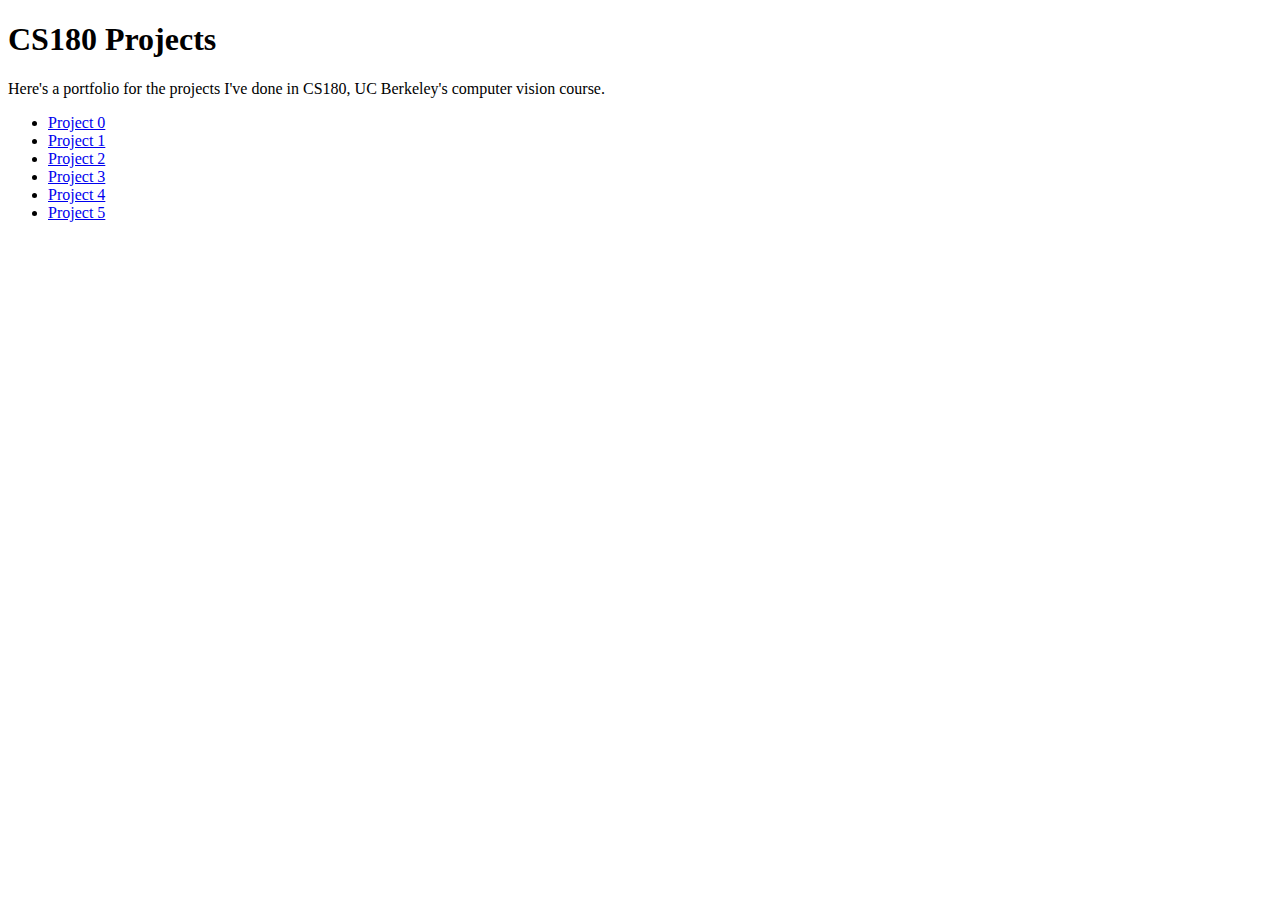
<file: index.html>
<!DOCTYPE html>
<html>
  <head>
    <title>CS180 Projects - Alena Chao</title>
  </head>
  <body>
    <h1>CS180 Projects</h1>
    <p>Here's a portfolio for the projects I've done in CS180, UC Berkeley's computer vision course.</p>
    <ul>
      <li><a href="https://alenachao.github.io/cs180/proj-0">Project 0</a></li>
      <li><a href="https://alenachao.github.io/cs180/proj-1">Project 1</a></li>
      <li><a href="https://alenachao.github.io/cs180/proj-2">Project 2</a></li>
      <li><a href="https://alenachao.github.io/cs180/proj-3">Project 3</a></li>
      <li><a href="https://alenachao.github.io/cs180/proj-4">Project 4</a></li>
      <li><a href="https://alenachao.github.io/cs180/proj-5">Project 5</a></li>
    </ul>

  </body>
</html>
</file>
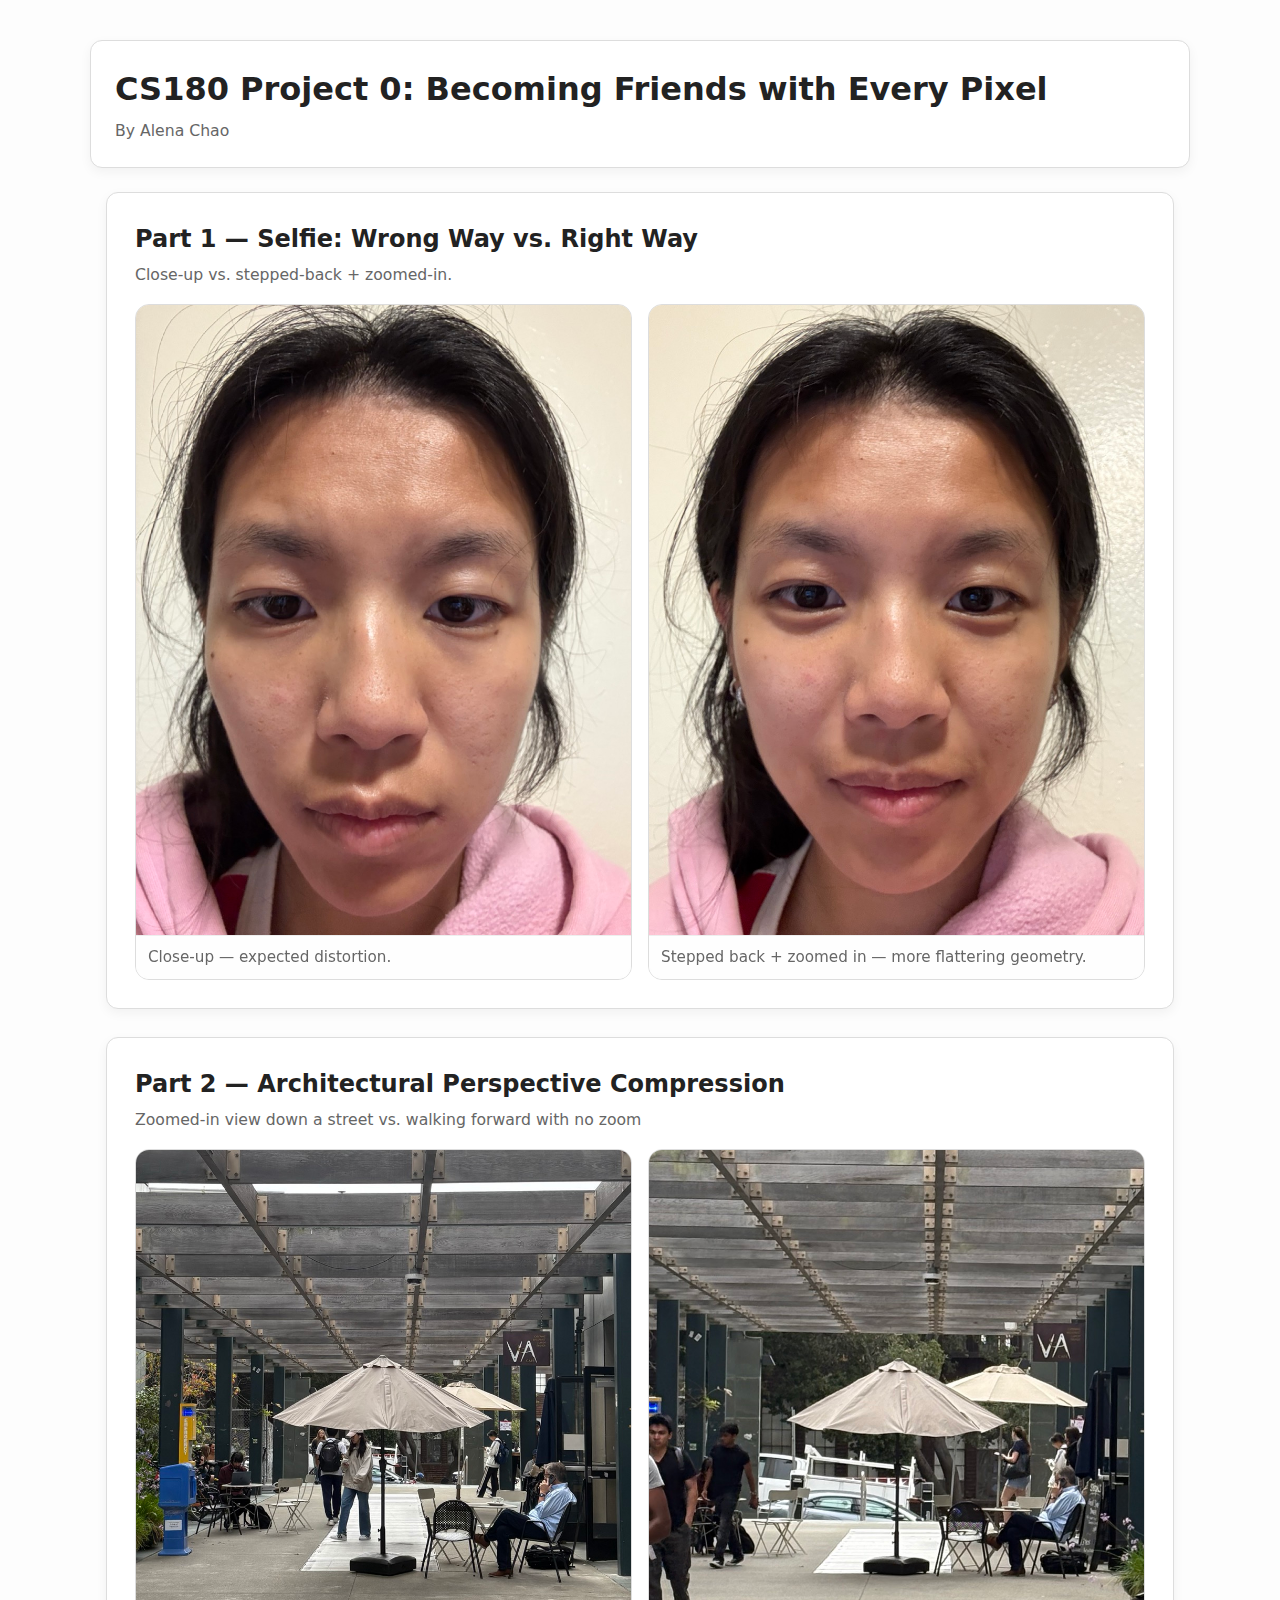
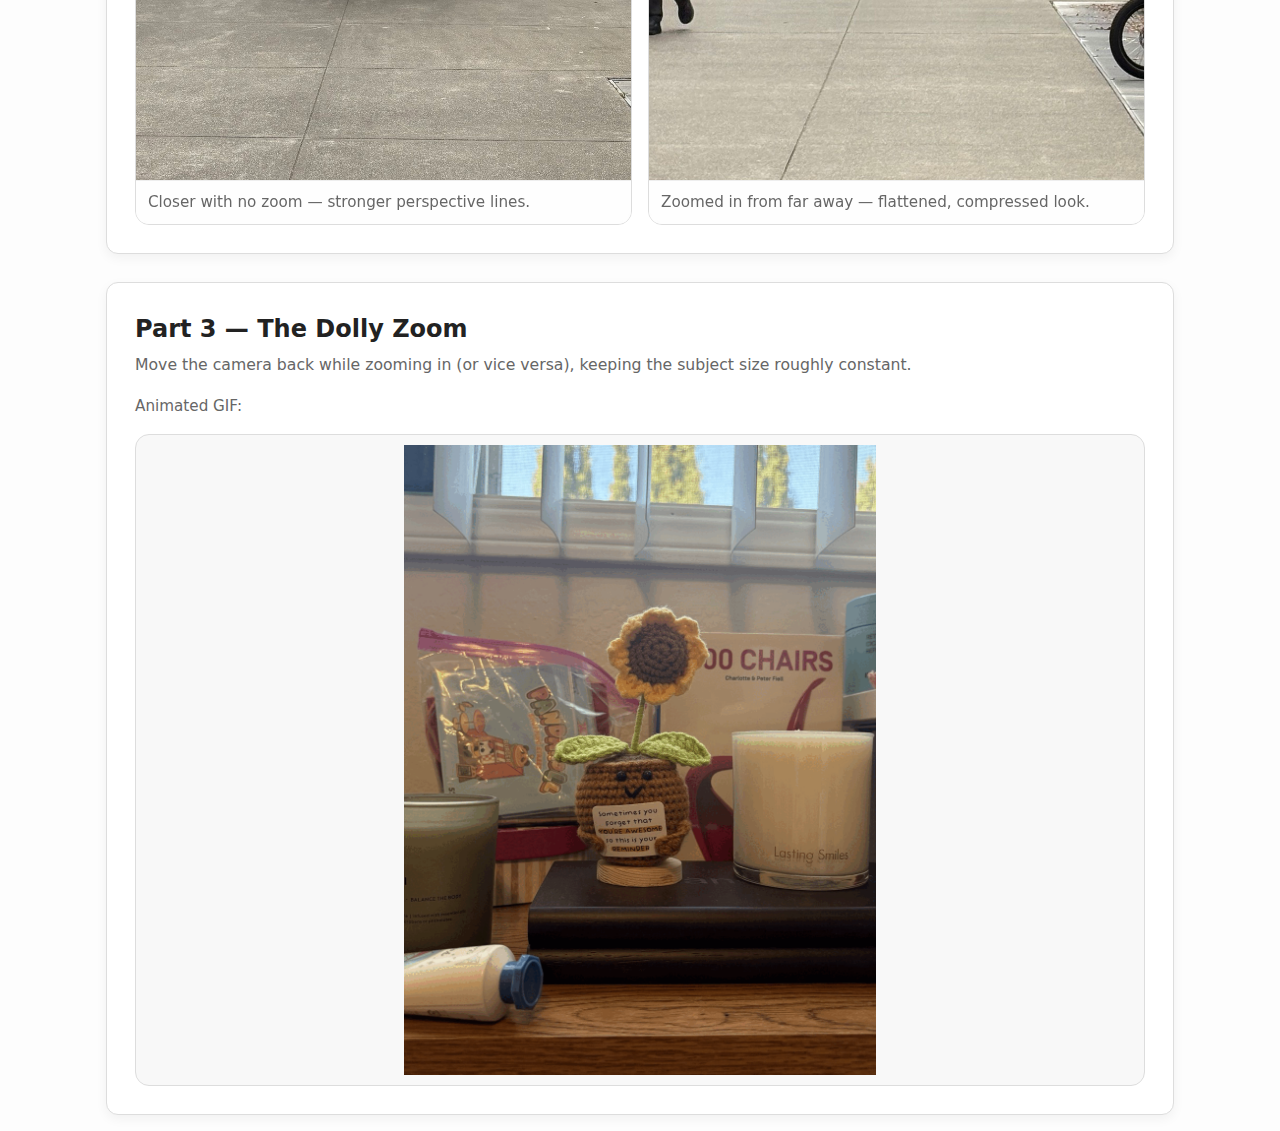
<file: proj-0/index.html>
<!DOCTYPE html>
<html lang="en">
<head>
  <meta charset="utf-8" />
  <meta name="viewport" content="width=device-width, initial-scale=1" />
  <title>CS180 Project 0</title>
  <link rel="stylesheet" href="styles.css" />
</head>
<body>
  <header>
    <h1>CS180 Project 0: Becoming Friends with Every Pixel</h1>
    <p class="subtitle">By Alena Chao</p>
  </header>

  <main>
    <section class="part" id="part-1">
      <h2>Part 1 — Selfie: Wrong Way vs. Right Way</h2>
      <p class="desc">Close-up vs. stepped-back + zoomed-in.</p>
      <div class="pair">
        <figure>
          <img src="imgs/selfie_1.jpeg" alt="Close-up selfie with perspective distortion" />
          <figcaption>Close-up — expected distortion.</figcaption>
        </figure>
        <figure>
          <img src="imgs/selfie_2.jpeg" alt="Stepped-back and zoomed-in portrait with reduced distortion" />
          <figcaption>Stepped back + zoomed in — more flattering geometry.</figcaption>
        </figure>
      </div>
    </section>

    <section class="part" id="part-2">
      <h2>Part 2 — Architectural Perspective Compression</h2>
      <p class="desc">Zoomed-in view down a street vs. walking forward with no zoom</p>
      <div class="pair">
        <figure>
          <img src="imgs/umbrella_1.jpeg" alt="Wide angle street scene from closer position with stronger perspective" />
          <figcaption>Closer with no zoom — stronger perspective lines.</figcaption>
        </figure>
        <figure>
          <img src="imgs/umbrella_2.jpeg" alt="Telephoto street scene with compressed perspective" />
          <figcaption>Zoomed in from far away — flattened, compressed look.</figcaption>
        </figure>
      </div>
    </section>

    <section class="part" id="part-3">
      <h2>Part 3 — The Dolly Zoom</h2>
      <p class="desc">Move the camera back while zooming in (or vice versa), keeping the subject size roughly constant.</p>
      <div class="gif-wrap">
        <p class="gif-note">Animated GIF:</p>
        <div class="gif-box">
          <img src="imgs/dolly_zoom.gif" alt="Animated dolly zoom GIF demonstrating changing background perspective while subject size stays constant" />
        </div>
      </div>
    </section>
  </main>
</body>
</html>
</file>
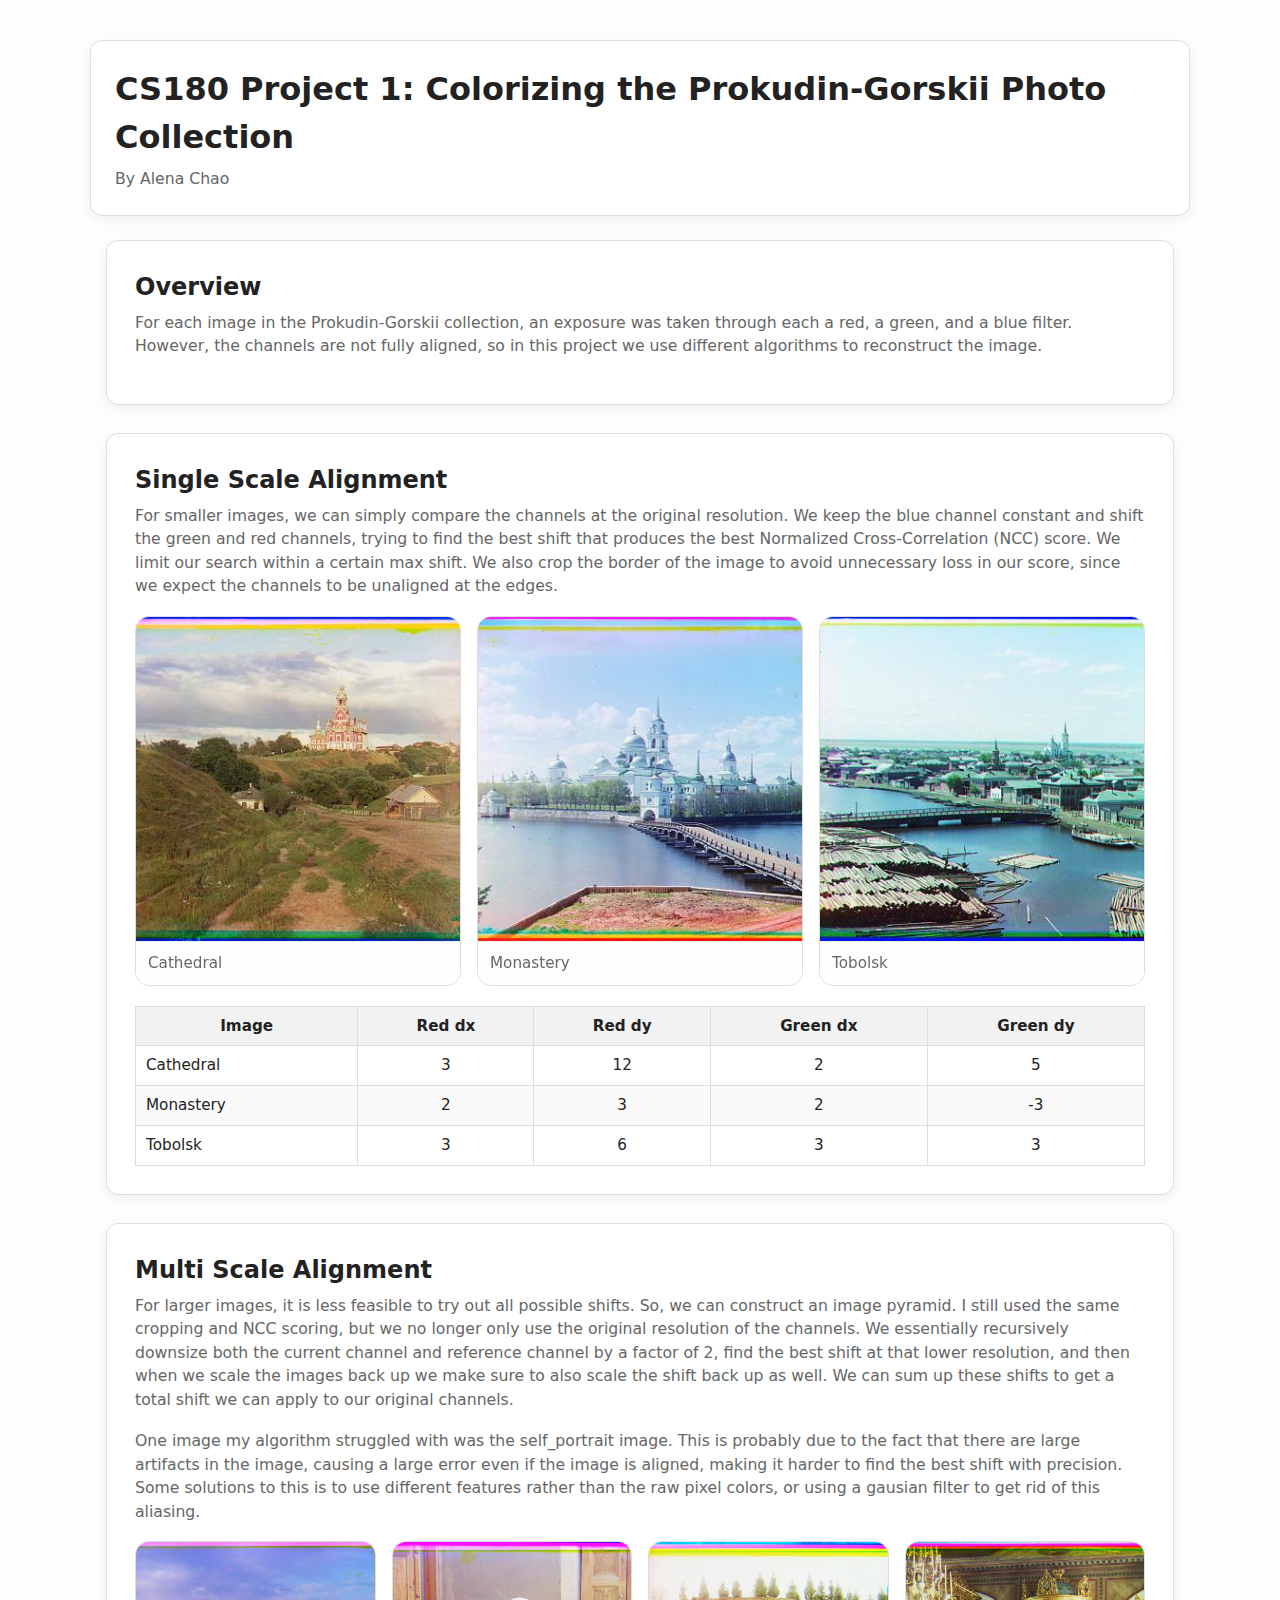
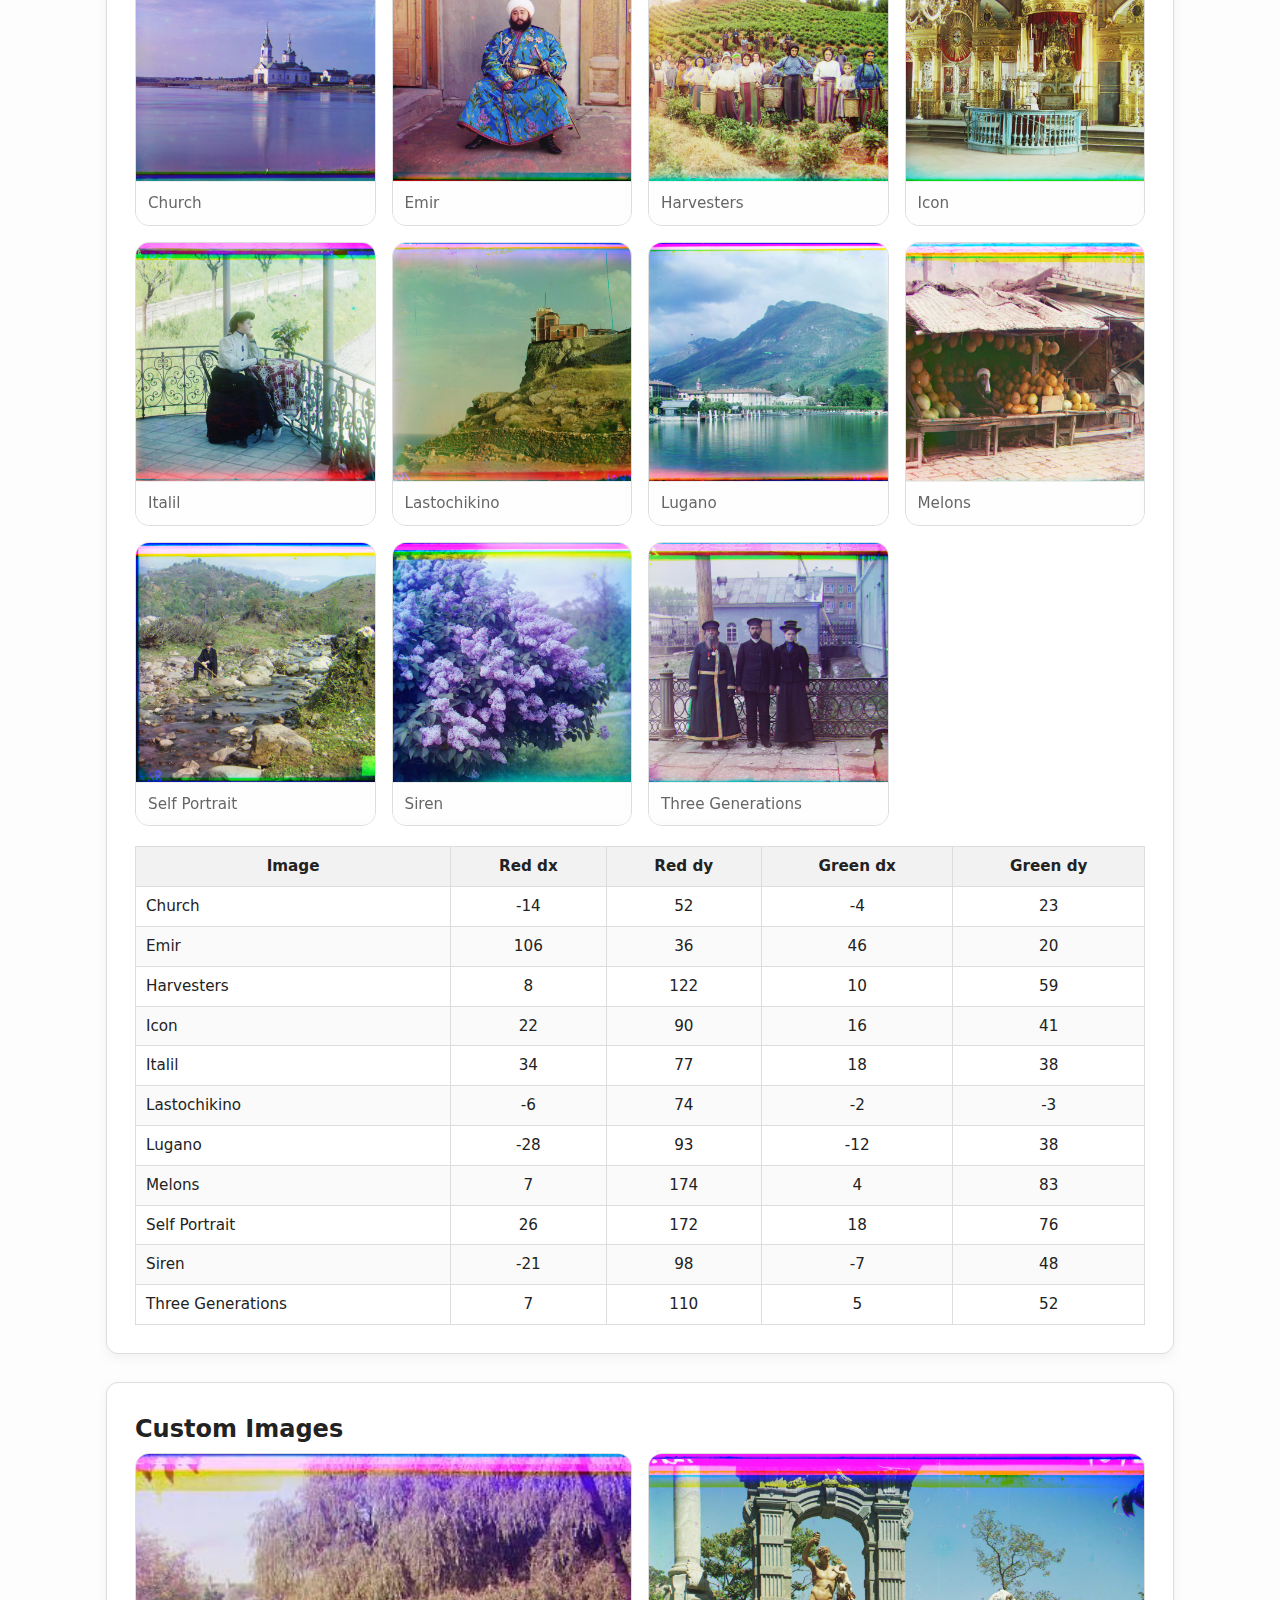
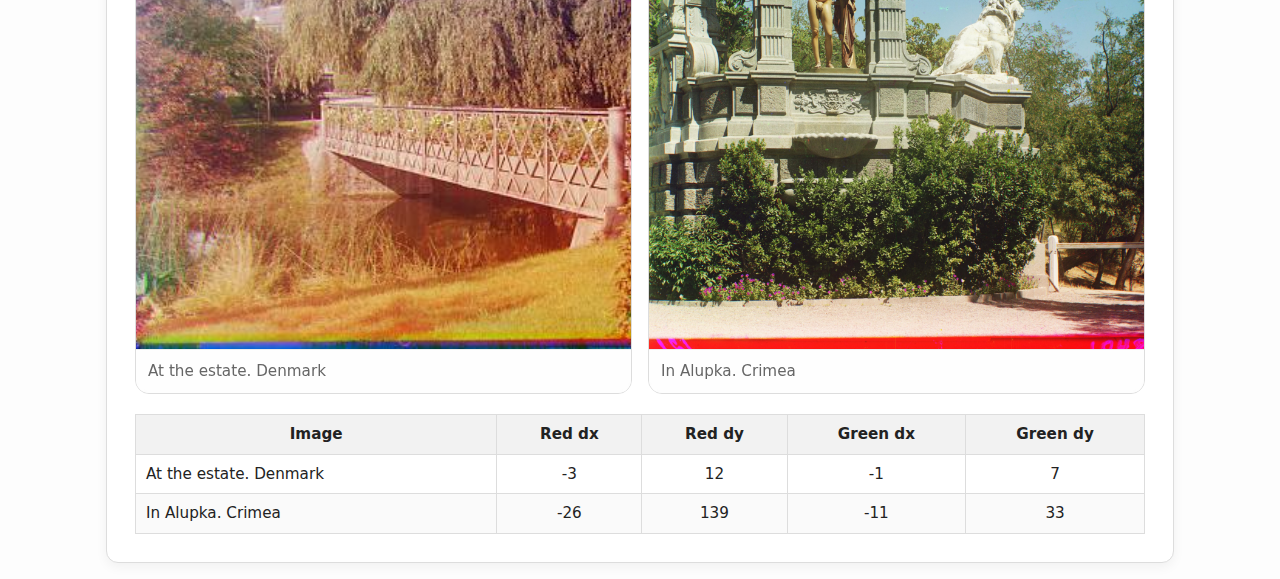
<file: proj-1/index.html>
<!DOCTYPE html>
<html lang="en">
<head>
  <meta charset="utf-8" />
  <meta name="viewport" content="width=device-width, initial-scale=1" />
  <title>CS180 Project 1</title>
  <link rel="stylesheet" href="styles.css" />
</head>
<body>
  <header>
    <h1>CS180 Project 1: Colorizing the Prokudin-Gorskii Photo Collection</h1>
    <p class="subtitle">By Alena Chao</p>
  </header>

  <main>
    <section class="part">
      <h2>Overview</h2>
      <p class="desc">For each image in the Prokudin-Gorskii collection, an exposure was taken through each a red, a green, and a blue filter.
        However, the channels are not fully aligned, so in this project we use different algorithms to reconstruct the image.
      </p>
    </section>

    <section class="part">
      <h2>Single Scale Alignment</h2>
      <p class="desc">
        For smaller images, we can simply compare the channels at the original resolution. We keep the blue channel constant and
        shift the green and red channels, trying to find the best shift that produces the best Normalized Cross-Correlation (NCC) score. We limit
        our search within a certain max shift. We also crop the border of the image to avoid unnecessary loss in our score, 
        since we expect the channels to be unaligned at the edges.
      </p>
      <div class="grid">
        <figure>
          <img src="imgs/cathedral-colorized.jpg" alt="Cathedral" />
          <figcaption>Cathedral</figcaption>
        </figure>
        <figure>
          <img src="imgs/monastery-colorized.jpg" alt="Monastery" />
          <figcaption>Monastery</figcaption>
        </figure>
        <figure>
          <img src="imgs/tobolsk-colorized.jpg" alt="Tobolsk" />
          <figcaption>Tobolsk</figcaption>
        </figure>
      </div>

      <table class="align-table">
        <thead>
          <tr>
            <th>Image</th>
            <th>Red dx</th>
            <th>Red dy</th>
            <th>Green dx</th>
            <th>Green dy</th>
          </tr>
        </thead>
        <tbody>
          <tr>
            <td>Cathedral</td>
            <td>3</td>
            <td>12</td>
            <td>2</td>
            <td>5</td>
          </tr>
          <tr>
            <td>Monastery</td>
            <td>2</td>
            <td>3</td>
            <td>2</td>
            <td>-3</td>
          </tr>
          <tr>
            <td>Tobolsk</td>
            <td>3</td>
            <td>6</td>
            <td>3</td>
            <td>3</td>
          </tr>
        </tbody>
      </table>
    </section>

    <section class="part">
      <h2>Multi Scale Alignment</h2>
      <p class="desc">
        For larger images, it is less feasible to try out all possible shifts. So, we can construct an image pyramid.
        I still used the same cropping and NCC scoring, but we no longer only use the original resolution of the channels.
        We essentially recursively downsize both the current channel and reference channel by a factor of 2, find the best shift at 
        that lower resolution, and then when we scale the images back up we make sure to also scale the shift back up as well. We 
        can sum up these shifts to get a total shift we can apply to our original channels.
      </p>
      <p class="desc">
        One image my algorithm struggled with was the self_portrait image. This is probably due to the fact that there are large artifacts
        in the image, causing a large error even if the image is aligned, making it harder to find the best shift with precision. Some solutions
        to this is to use different features rather than the raw pixel colors, or using a gausian filter to get rid of this aliasing.
      </p>
      <div class="grid">
        <figure><img src="imgs/church-colorized.jpg" alt="Church" /><figcaption>Church</figcaption></figure>
        <figure><img src="imgs/emir-colorized.jpg" alt="Emir" /><figcaption>Emir</figcaption></figure>
        <figure><img src="imgs/harvesters-colorized.jpg" alt="Harvesters" /><figcaption>Harvesters</figcaption></figure>
        <figure><img src="imgs/icon-colorized.jpg" alt="Icon" /><figcaption>Icon</figcaption></figure>
        <figure><img src="imgs/italil-colorized.jpg" alt="Italil" /><figcaption>Italil</figcaption></figure>
        <figure><img src="imgs/lastochikino-colorized.jpg" alt="Lastochikino" /><figcaption>Lastochikino</figcaption></figure>
        <figure><img src="imgs/lugano-colorized.jpg" alt="Lugano" /><figcaption>Lugano</figcaption></figure>
        <figure><img src="imgs/melons-colorized.jpg" alt="Melons" /><figcaption>Melons</figcaption></figure>
        <figure><img src="imgs/self_portrait-colorized.jpg" alt="Self Portrait" /><figcaption>Self Portrait</figcaption></figure>
        <figure><img src="imgs/siren-colorized.jpg" alt="Siren" /><figcaption>Siren</figcaption></figure>
        <figure><img src="imgs/three_generations-colorized.jpg" alt="Three Generations" /><figcaption>Three Generations</figcaption></figure>
      </div>

      <table class="align-table">
        <thead>
          <tr>
            <th>Image</th>
            <th>Red dx</th>
            <th>Red dy</th>
            <th>Green dx</th>
            <th>Green dy</th>
          </tr>
        </thead>
        <tbody>
          <tr>
            <td>Church</td>
            <td>-14</td>
            <td>52</td>
            <td>-4</td>
            <td>23</td>
          </tr>
          <tr>
            <td>Emir</td>
            <td>106</td>
            <td>36</td>
            <td>46</td>
            <td>20</td>
          </tr>
          <tr>
            <td>Harvesters</td>
            <td>8</td>
            <td>122</td>
            <td>10</td>
            <td>59</td>
          </tr>
          <tr>
            <td>Icon</td>
            <td>22</td>
            <td>90</td>
            <td>16</td>
            <td>41</td>
          </tr>
          <tr>
            <td>Italil</td>
            <td>34</td>
            <td>77</td>
            <td>18</td>
            <td>38</td>
          </tr>
          <tr>
            <td>Lastochikino</td>
            <td>-6</td>
            <td>74</td>
            <td>-2</td>
            <td>-3</td>
          </tr>
          <tr>
            <td>Lugano</td>
            <td>-28</td>
            <td>93</td>
            <td>-12</td>
            <td>38</td>
          </tr>
          <tr>
            <td>Melons</td>
            <td>7</td>
            <td>174</td>
            <td>4</td>
            <td>83</td>
          </tr>
          <tr>
            <td>Self Portrait</td>
            <td>26</td>
            <td>172</td>
            <td>18</td>
            <td>76</td>
          </tr>
          <tr>
            <td>Siren</td>
            <td>-21</td>
            <td>98</td>
            <td>-7</td>
            <td>48</td>
          </tr>
          <tr>
            <td>Three Generations</td>
            <td>7</td>
            <td>110</td>
            <td>5</td>
            <td>52</td>
          </tr>
        </tbody>
      </table>
    </section>

    <section class="part">
      <h2>Custom Images</h2>
      <div class="grid">
        <figure>
          <img src="imgs/bridge-colorized.jpg" alt="At the estate, Denmark" />
          <figcaption>At the estate. Denmark</figcaption>
        </figure>
        <figure>
          <img src="imgs/statue-colorized.jpg" alt="In Alupka, Crimea" />
          <figcaption>In Alupka. Crimea</figcaption>
        </figure>
      </div>

      <table class="align-table">
        <thead>
          <tr>
            <th>Image</th>
            <th>Red dx</th>
            <th>Red dy</th>
            <th>Green dx</th>
            <th>Green dy</th>
          </tr>
        </thead>
        <tbody>
          <tr>
            <td>At the estate. Denmark</td>
            <td>-3</td>
            <td>12</td>
            <td>-1</td>
            <td>7</td>
          </tr>
          <tr>
            <td>In Alupka. Crimea</td>
            <td>-26</td>
            <td>139</td>
            <td>-11</td>
            <td>33</td>
          </tr>
        </tbody>
      </table>

    </section>

  </main>
</body>
</html>
</file>
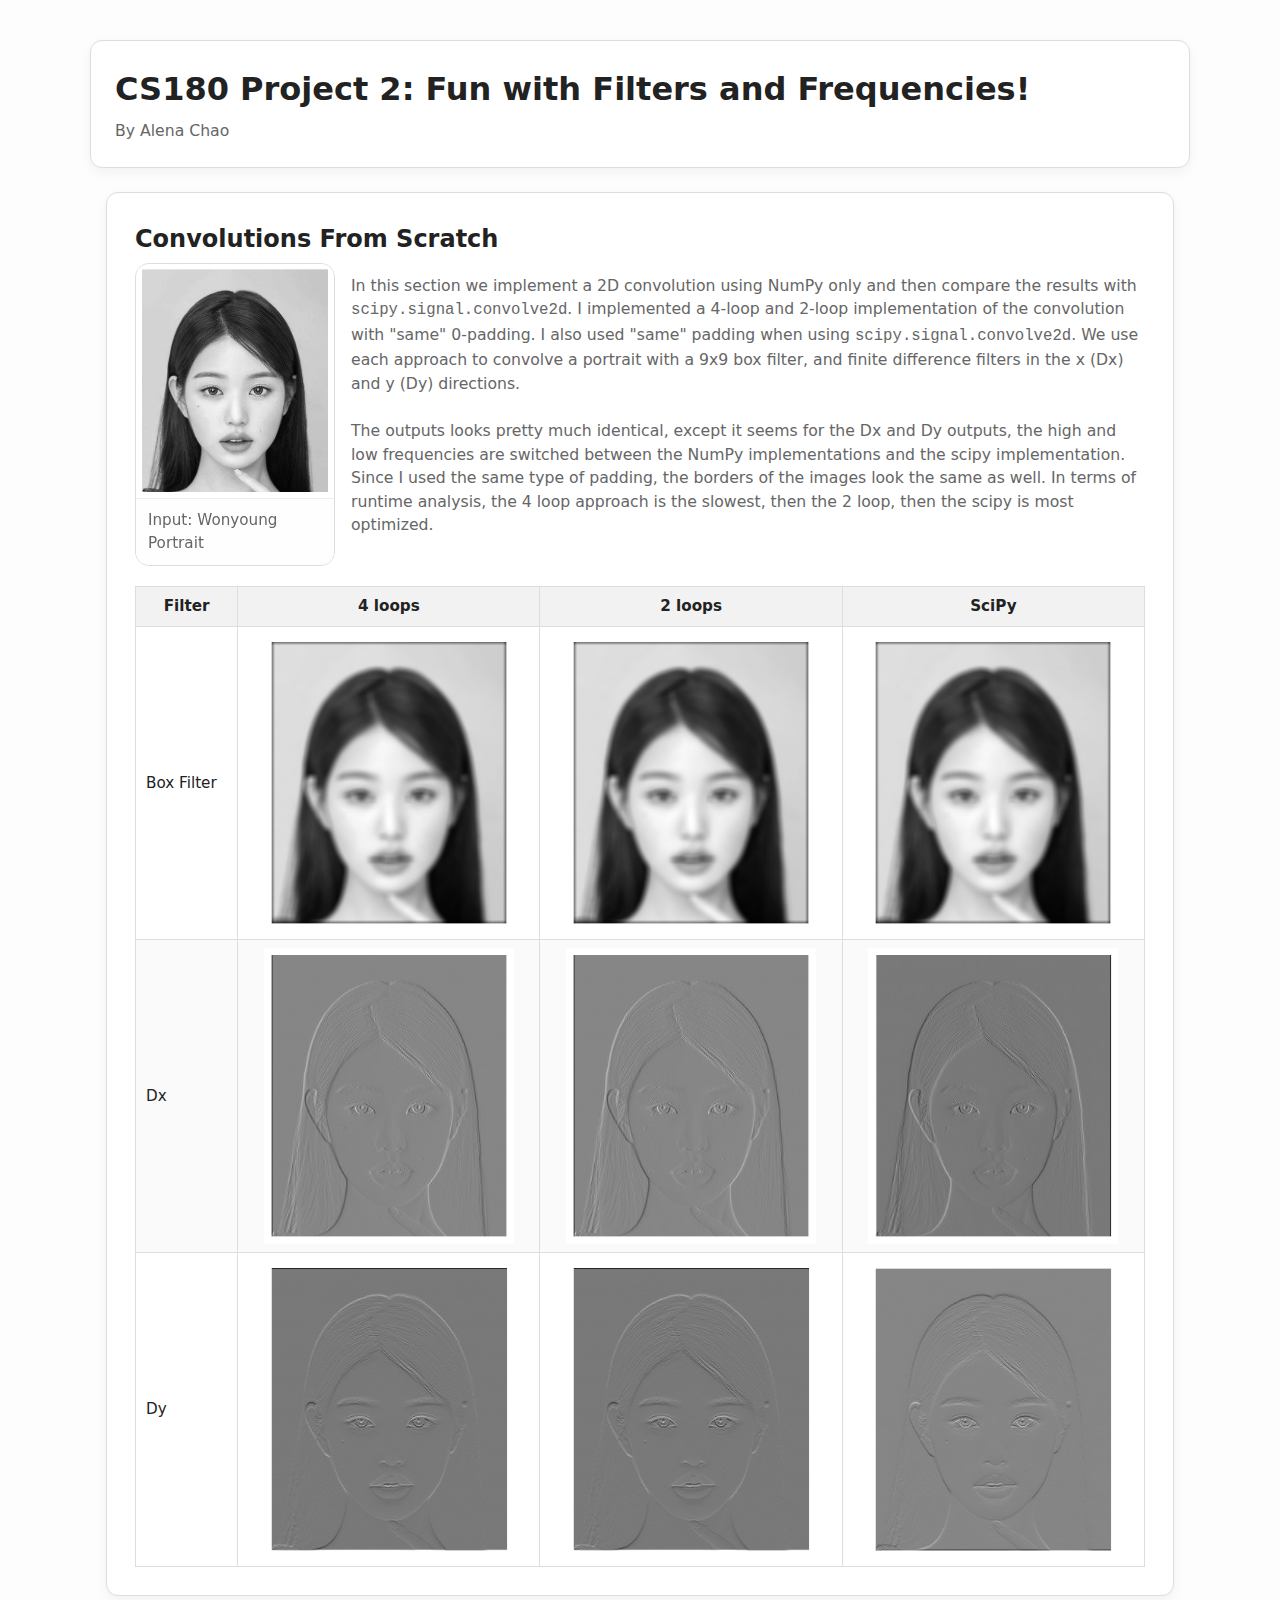
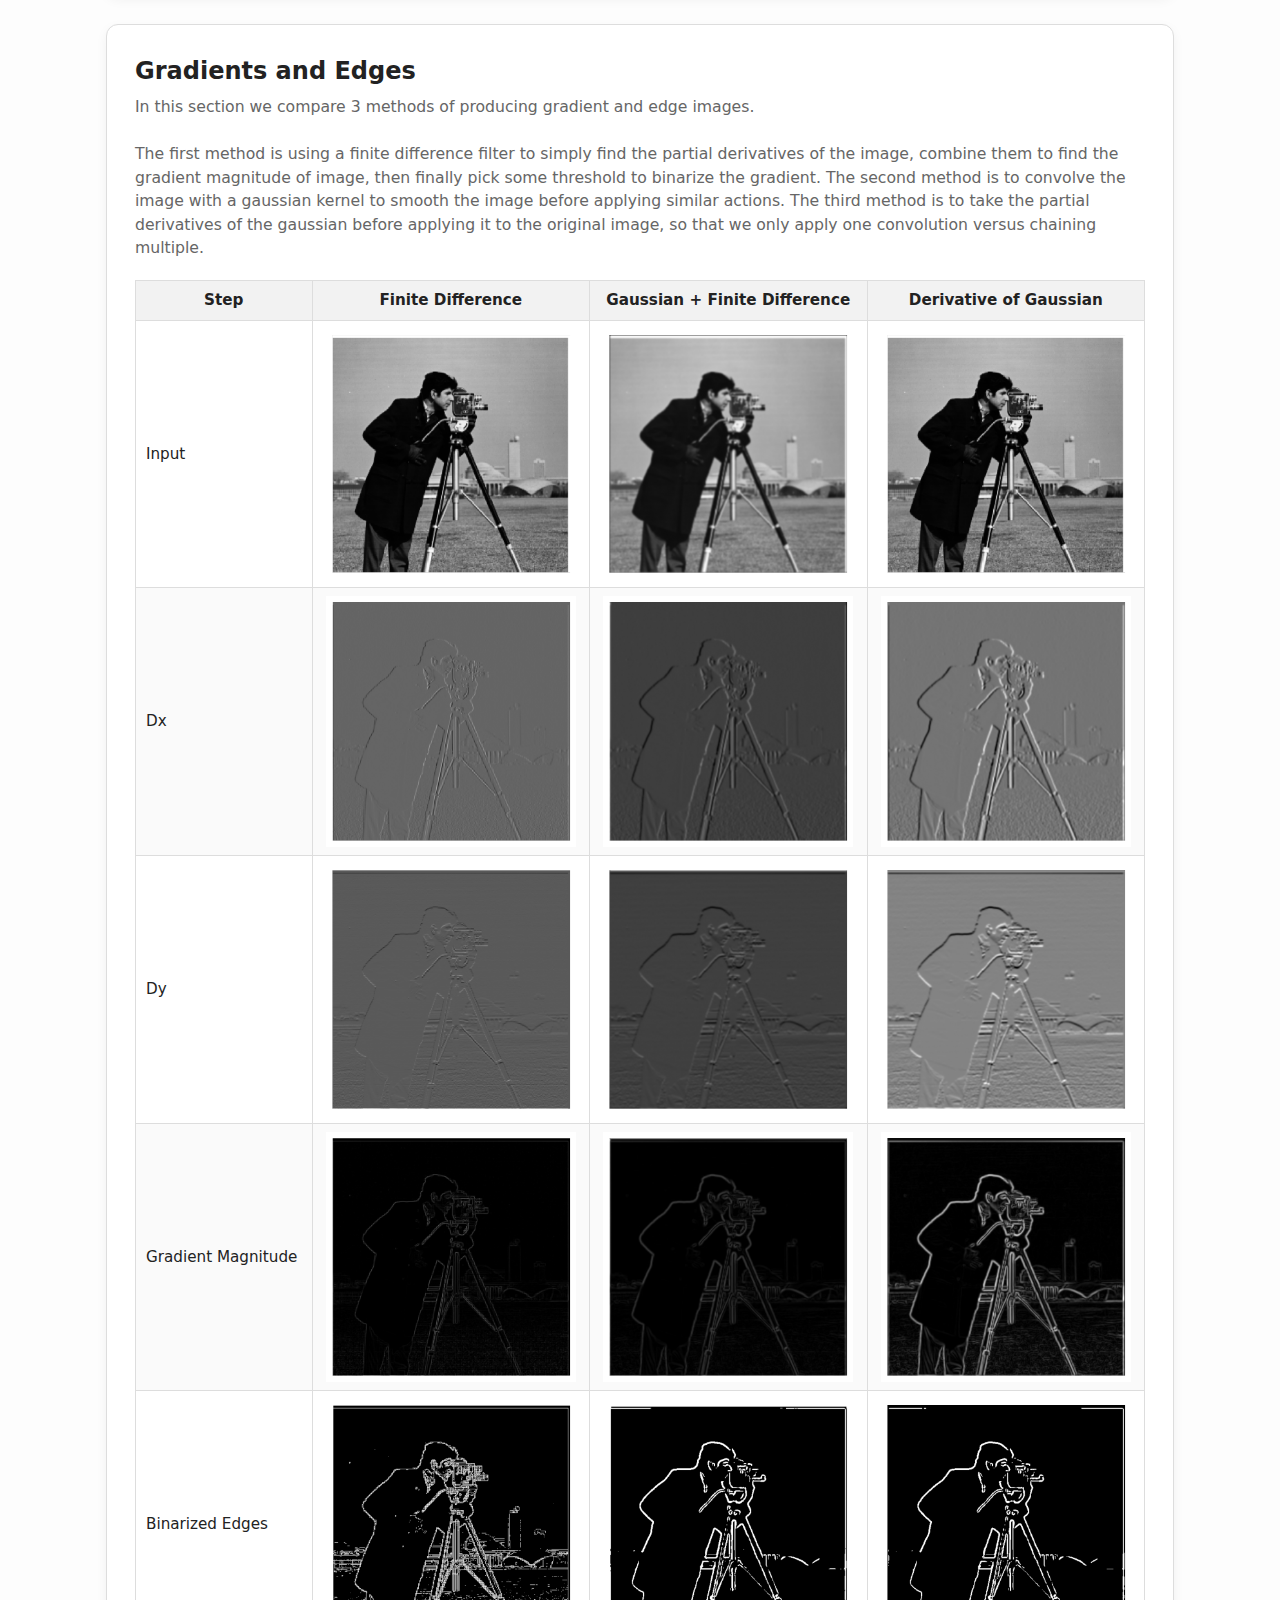
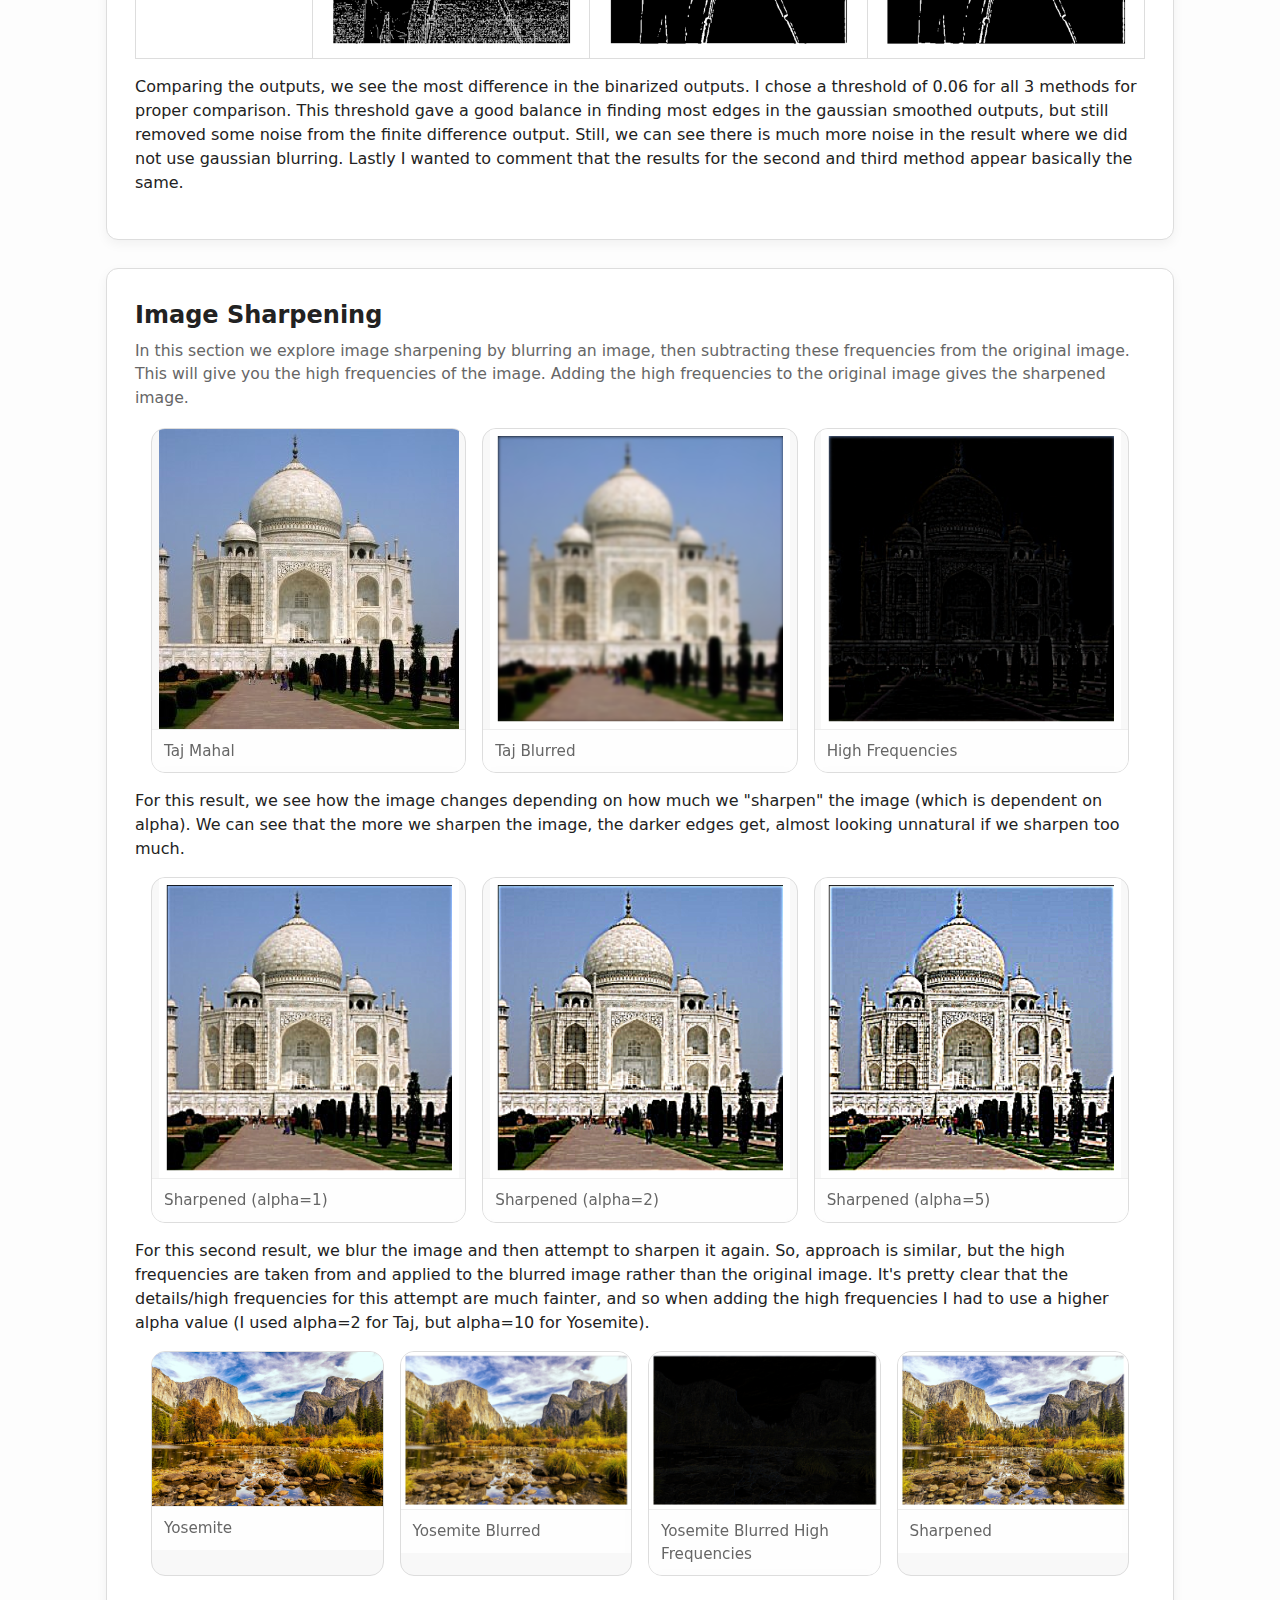
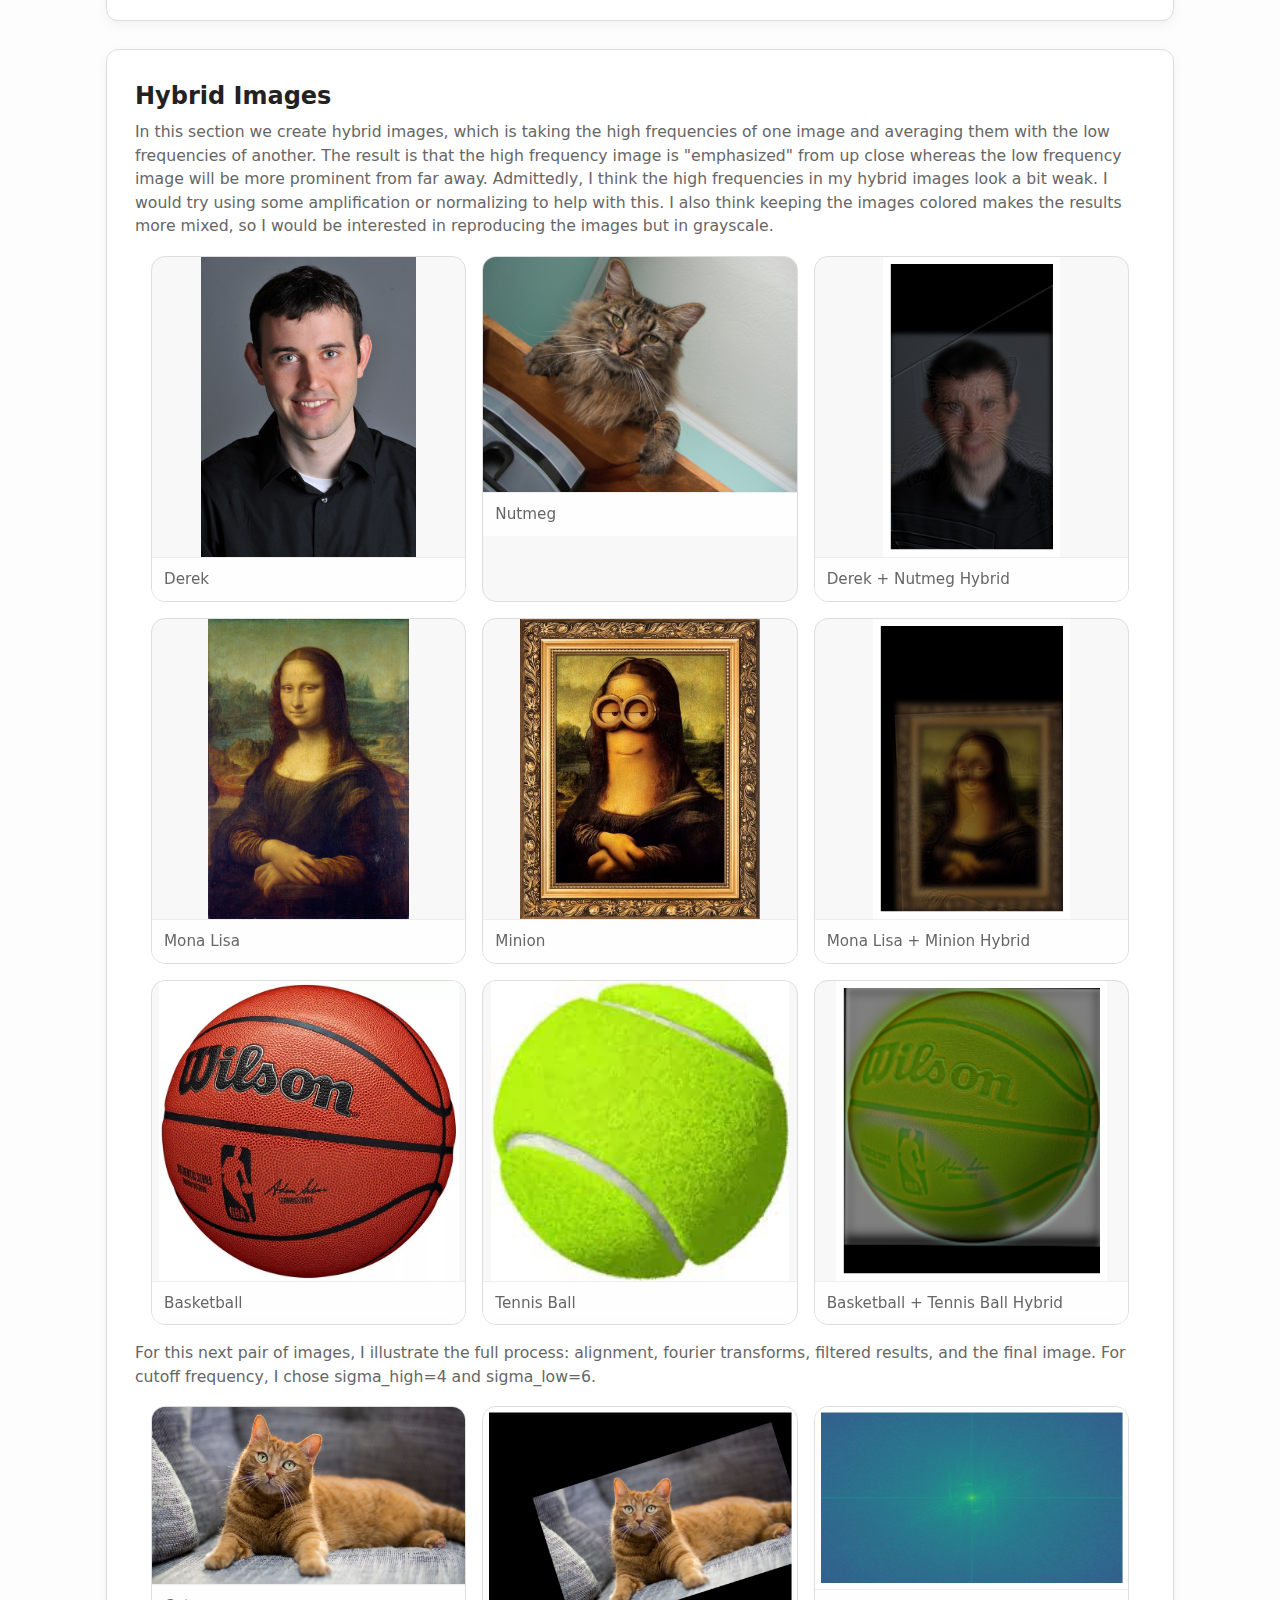
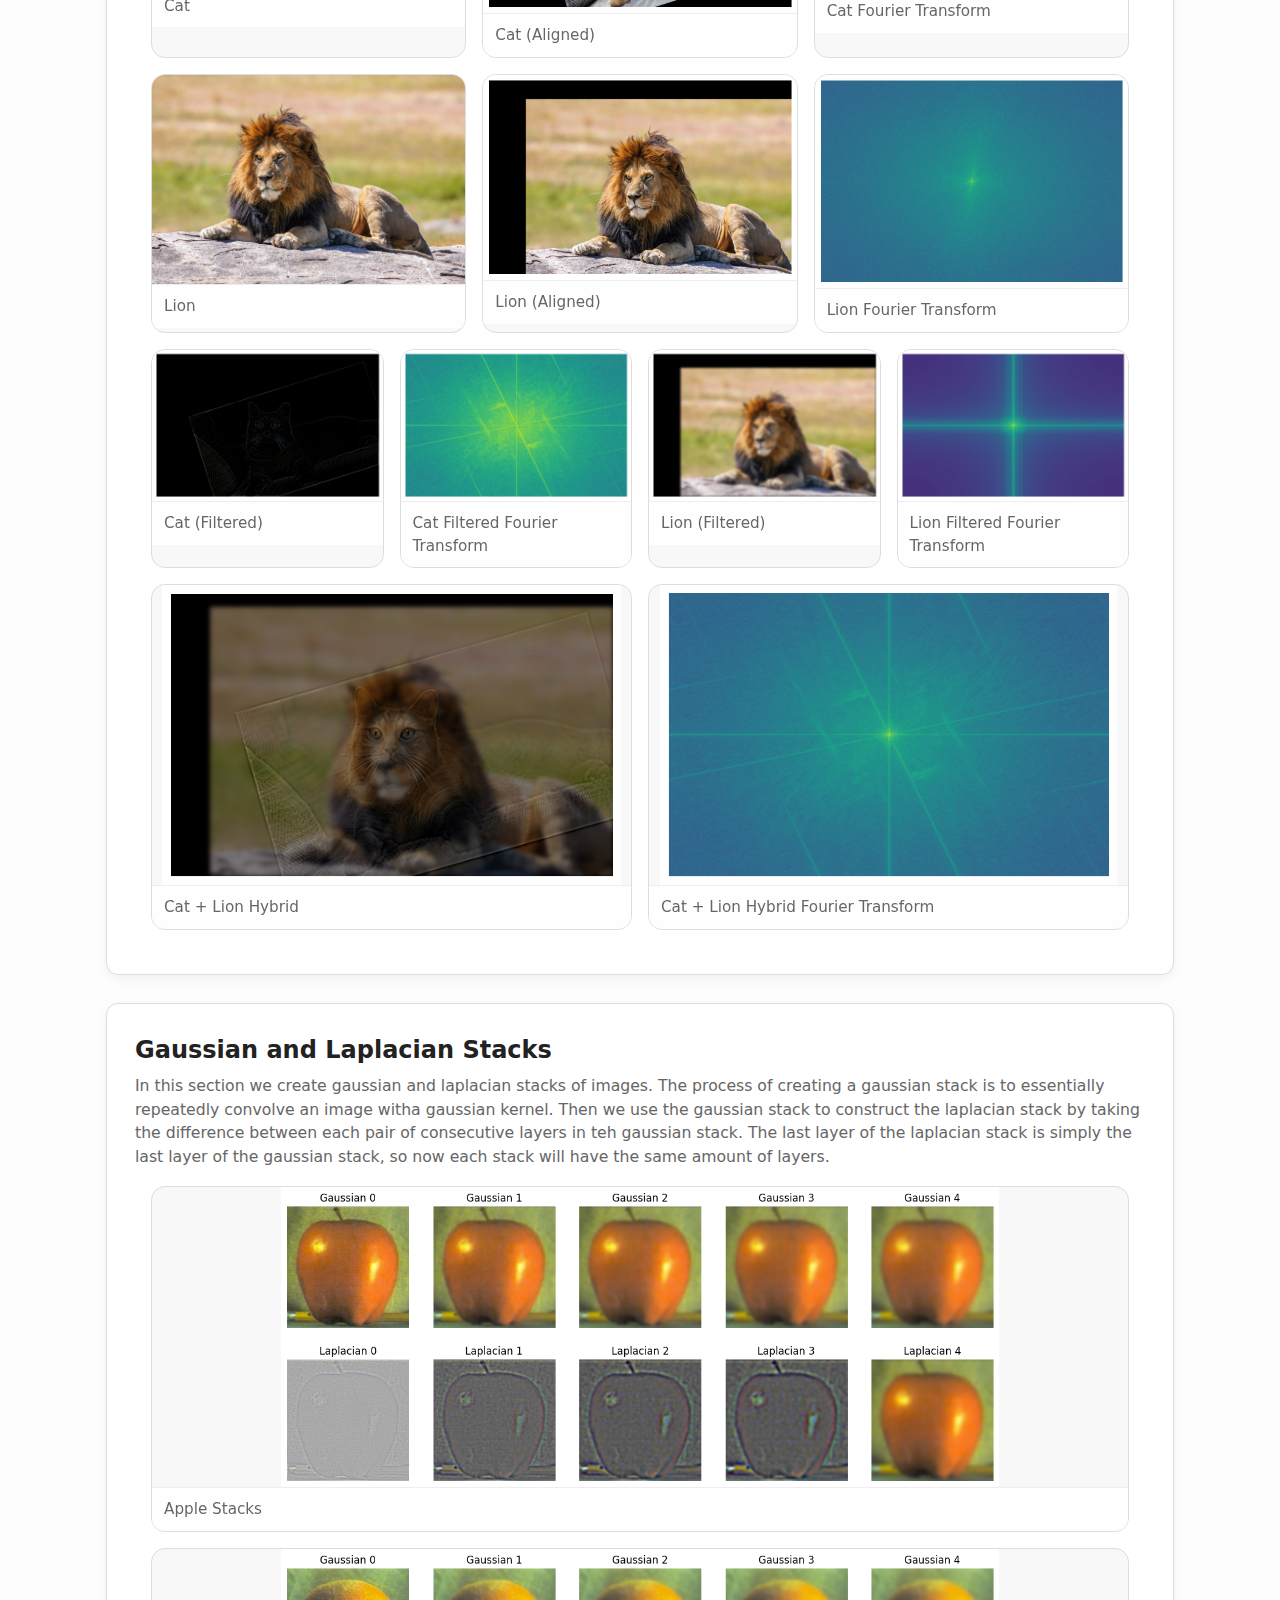
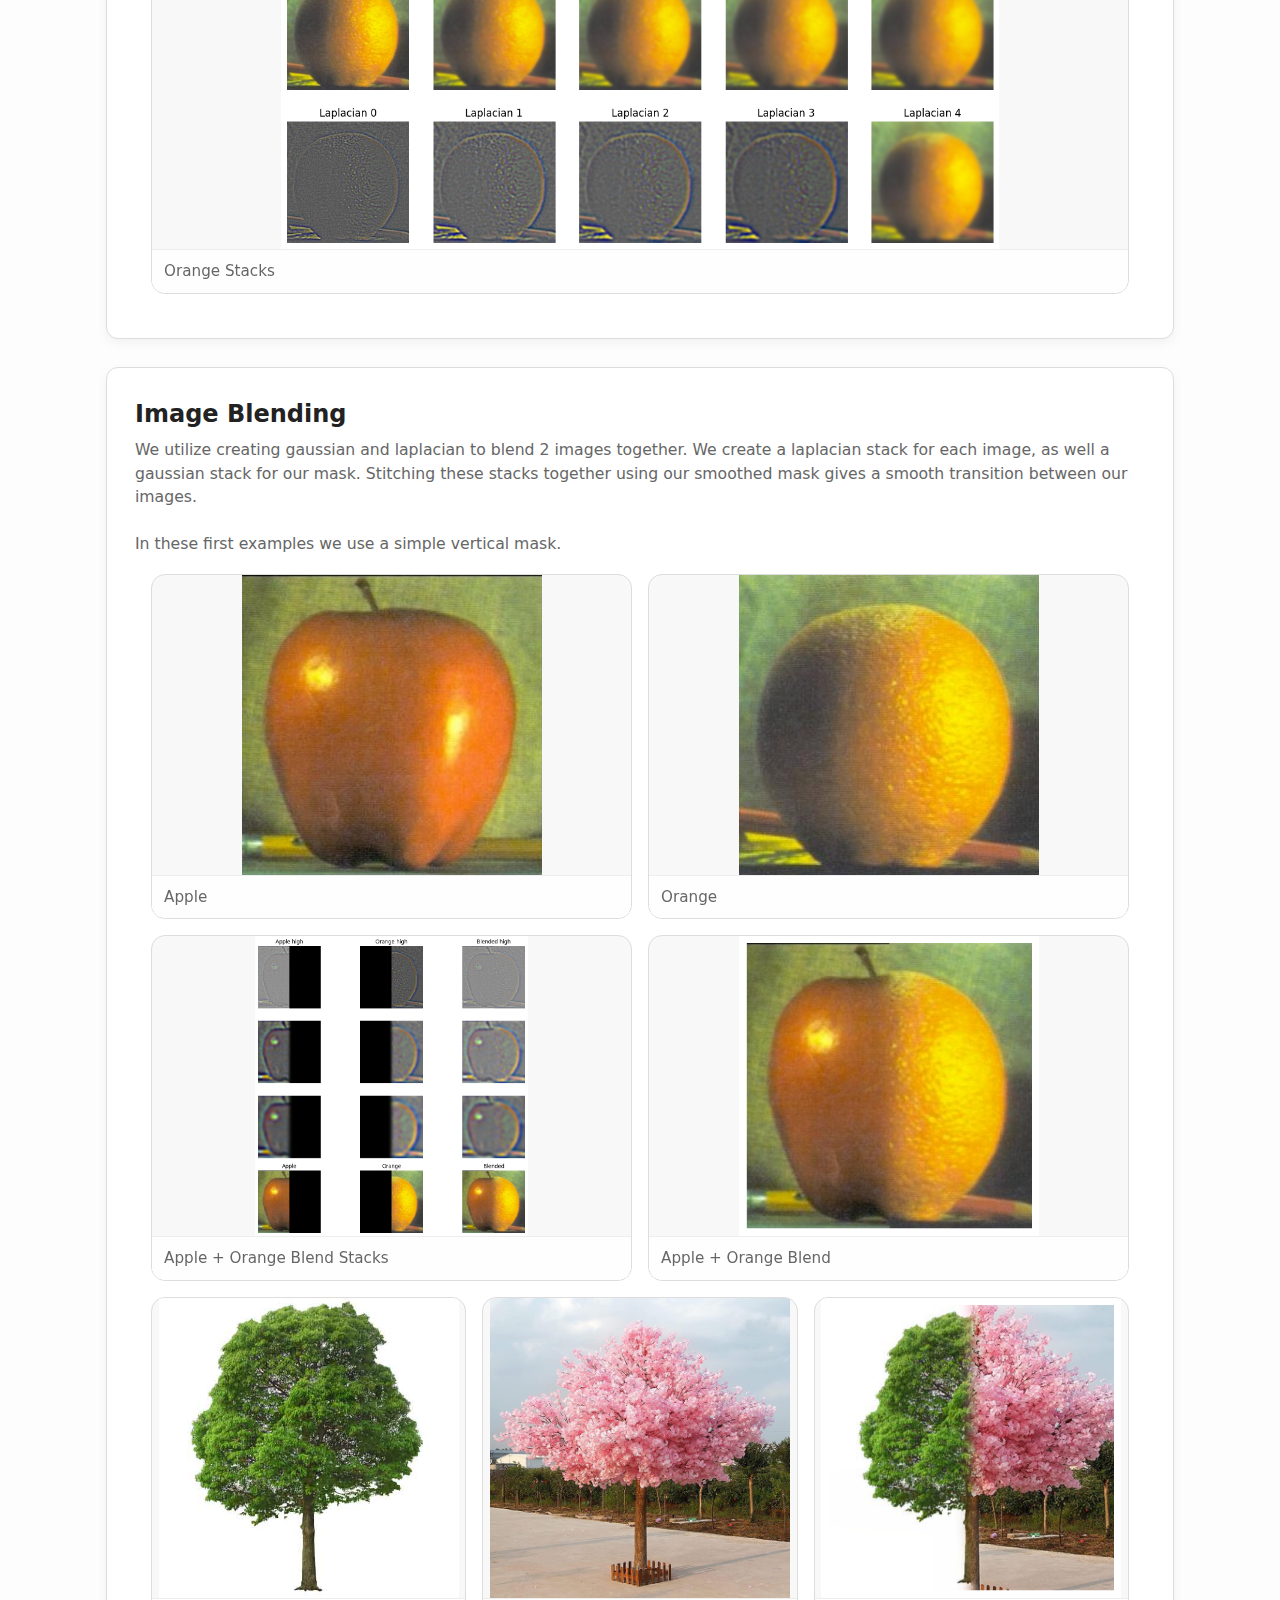
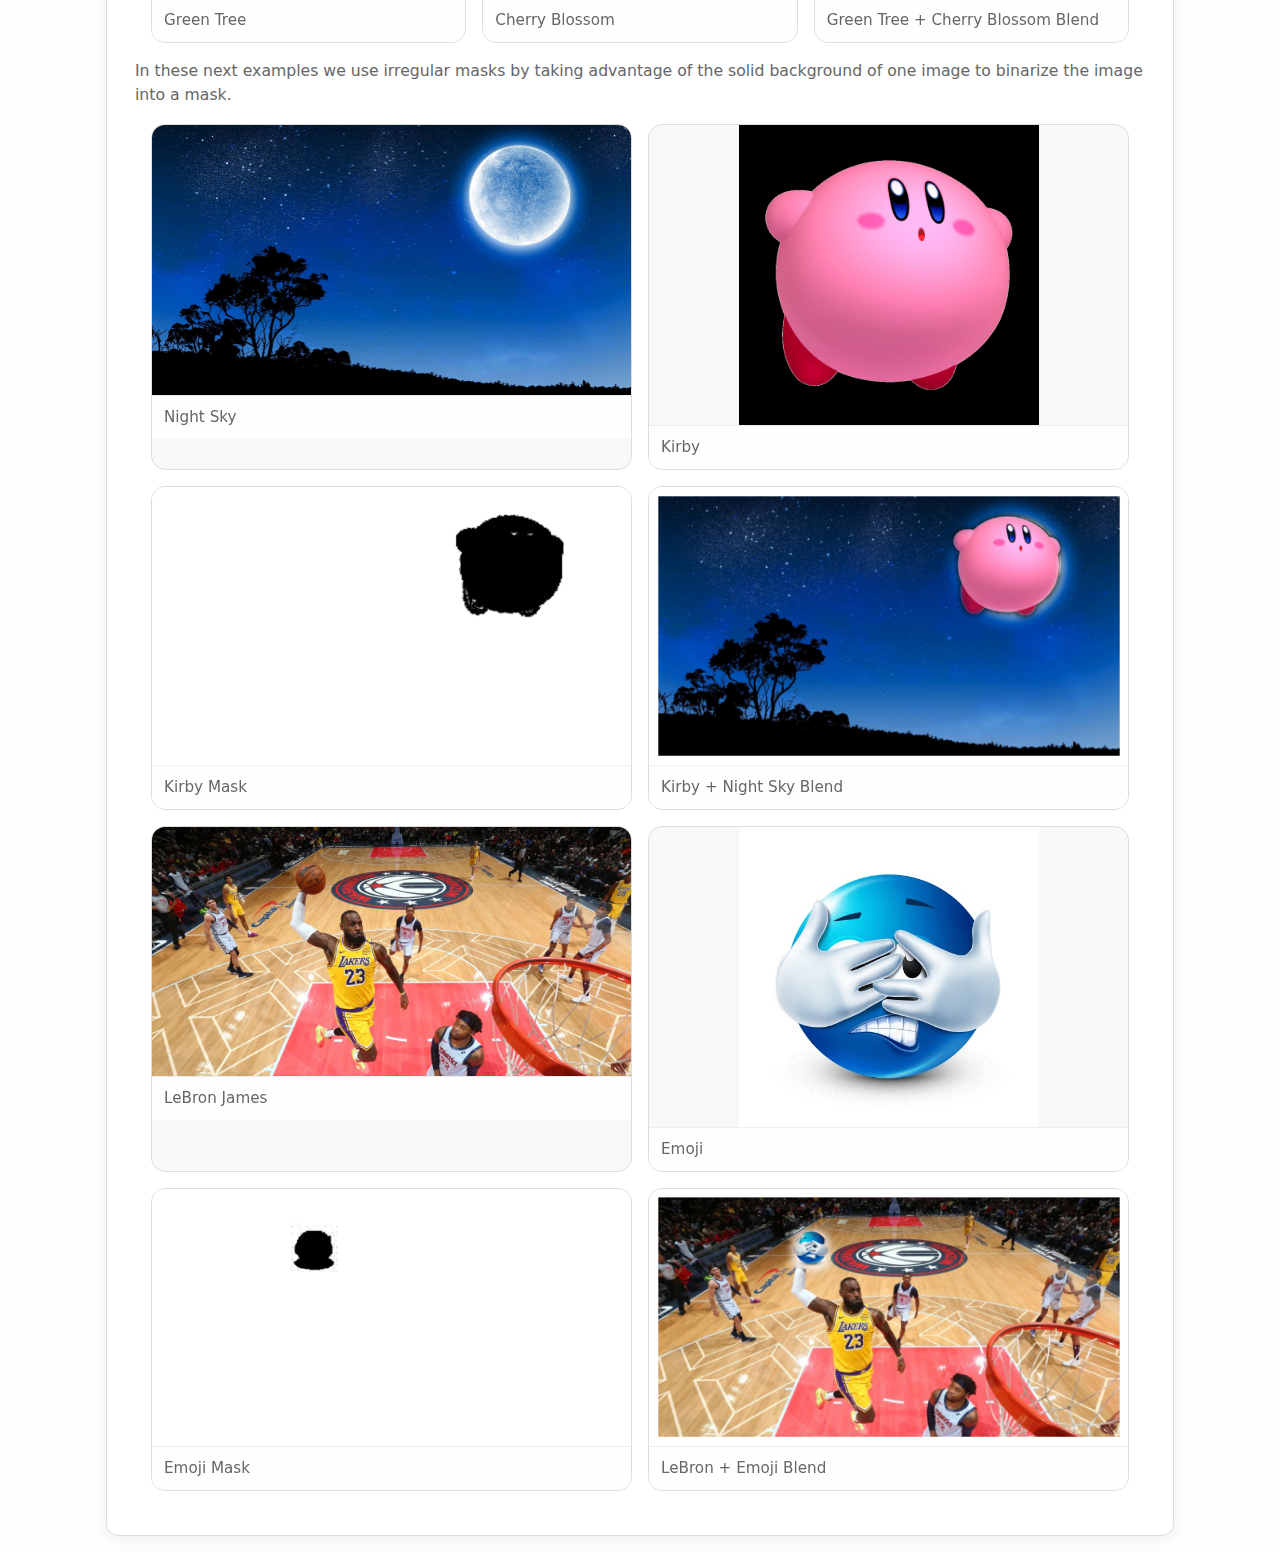
<file: proj-2/index.html>
<!DOCTYPE html>
<html lang="en">
<head>
  <meta charset="utf-8" />
  <meta name="viewport" content="width=device-width, initial-scale=1" />
  <title>CS180 Project 2</title>
  <link rel="stylesheet" href="styles.css" />
</head>
<body>
  <header>
    <h1>CS180 Project 2: Fun with Filters and Frequencies!</h1>
    <p class="subtitle">By Alena Chao</p>
  </header>

  <main>
    <!-- Part 1 -->
    <section class="part">
      <h2>Convolutions From Scratch</h2>
      <div style="display:flex; align-items: center; gap: 1rem;">
        <figure style="min-width:200px;">
          <img src="imgs/wonyoung_gray.png" alt="Grayscale portrait of Wonyoung" />
          <figcaption>Input: Wonyoung Portrait</figcaption>
        </figure>
        <p class="desc">
          In this section we implement a 2D convolution using NumPy only and then compare the results with 
          <code>scipy.signal.convolve2d</code>. I implemented a 4-loop and 2-loop implementation of the 
          convolution with "same" 0-padding. I also used "same" padding when using <code>scipy.signal.convolve2d</code>.
          We use each approach to convolve a portrait with a 9x9 box filter, and finite difference filters in the 
          x (Dx) and y (Dy) directions.<br><br>

          The outputs looks pretty much identical, except it seems for the Dx and Dy outputs, the high and low
          frequencies are switched between the NumPy implementations and the scipy implementation. Since 
          I used the same type of padding, the borders of the images look the same as well. In terms
          of runtime analysis, the 4 loop approach is the slowest, then the 2 loop, then the scipy is most optimized.
        </p>
      </div>
      <table class="align-table">
        <thead>
          <tr>
            <th>Filter</th>
            <th>4 loops</th>
            <th>2 loops</th>
            <th>SciPy</th>
          </tr>
        </thead>
        <tbody>
          <tr>
            <td>Box Filter</td>
            <td><img src="imgs/wonyoung_4loop.png" alt="Box filter result using 4-loop convolution" /></td>
            <td><img src="imgs/wonyoung_2loop.png" alt="Box filter result using 2-loop convolution" /></td>
            <td><img src="imgs/wonyoung_scipy.png" alt="Box filter result using SciPy convolution" /></td>
          </tr>
          <tr>
            <td>Dx</td>
            <td><img src="imgs/wonyoung_4loop_dx.png" alt="X-derivative using 4-loop convolution" /></td>
            <td><img src="imgs/wonyoung_2loop_dx.png" alt="X-derivative using 2-loop convolution" /></td>
            <td><img src="imgs/wonyoung_scipy_dx.png" alt="X-derivative using SciPy convolution" /></td>
          </tr>
          <tr>
            <td>Dy</td>
            <td><img src="imgs/wonyoung_4loop_dy.png" alt="Y-derivative using 4-loop convolution" /></td>
            <td><img src="imgs/wonyoung_2loop_dy.png" alt="Y-derivative using 2-loop convolution" /></td>
            <td><img src="imgs/wonyoung_scipy_dy.png" alt="Y-derivative using SciPy convolution" /></td>
          </tr>
        </tbody>
      </table>
    </section>

    <section class="part">
      <h2>Gradients and Edges</h2>
      <p class="desc">
        In this section we compare 3 methods of producing gradient and edge images.<br><br>
        The first method is using a finite difference filter to simply find the partial derivatives of the image, 
        combine them to find the gradient magnitude of image, then finally pick some threshold to binarize the gradient.
        The second method is to convolve the image with a gaussian kernel to smooth the image before
        applying similar actions. The third method is to take the partial derivatives of the gaussian before
        applying it to the original image, so that we only apply one convolution versus chaining multiple.
      </p>
      <table class="align-table">
        <thead>
          <tr>
            <th>Step</th>
            <th>Finite Difference</th>
            <th>Gaussian + Finite Difference</th>
            <th>Derivative of Gaussian</th>
          </tr>
        </thead>
        <tbody>
          <tr>
            <td>Input</td>
            <td><img src="imgs/cameraman_gray.png" alt="Original cameraman image" /></td>
            <td><img src="imgs/cameraman_blurred.png" alt="Blurred cameraman image" /></td>
            <td><img src="imgs/cameraman_gray.png" alt="Original cameraman image" /></td>
          </tr>
          <tr>
            <td>Dx</td>
            <td><img src="imgs/cameraman_Ix.png" alt="X-gradient with finite difference" /></td>
            <td><img src="imgs/cameraman_blurred_dx.png" alt="X-gradient after Gaussian smoothing" /></td>
            <td><img src="imgs/cameraman_dogx.png" alt="X-gradient using derivative of Gaussian" /></td>
          </tr>
          <tr>
            <td>Dy</td>
            <td><img src="imgs/cameraman_Iy.png" alt="Y-gradient with finite difference" /></td>
            <td><img src="imgs/cameraman_blurred_dy.png" alt="Y-gradient after Gaussian smoothing" /></td>
            <td><img src="imgs/cameraman_dogy.png" alt="Y-gradient using derivative of Gaussian" /></td>
          </tr>
          <tr>
            <td>Gradient Magnitude</td>
            <td><img src="imgs/cameraman_gradmag.png" alt="Gradient magnitude from finite differences" /></td>
            <td><img src="imgs/cameraman_blurred_gradmag.png" alt="Gradient magnitude after Gaussian smoothing" /></td>
            <td><img src="imgs/cameraman_dog_gradmag.png" alt="Gradient magnitude using derivative of Gaussian" /></td>
          </tr>
          <tr>
            <td>Binarized Edges</td>
            <td><img src="imgs/cameraman_binary.png" alt="Binarized edges from finite differences" /></td>
            <td><img src="imgs/cameraman_blurred_binary.png" alt="Binarized edges after Gaussian smoothing" /></td>
            <td><img src="imgs/cameraman_dog_binary.png" alt="Binarized edges using derivative of Gaussian" /></td>
          </tr>
        </tbody>
      </table>

      <p>
        Comparing the outputs, we see the most difference in the binarized outputs. I chose a threshold of 0.06 for all 
        3 methods for proper comparison. This threshold gave a good balance in finding most edges in the gaussian smoothed
        outputs, but still removed some noise from the finite difference output. Still, we can see there is much
        more noise in the result where we did not use gaussian blurring. Lastly I wanted to comment that the results
        for the second and third method appear basically the same.
      </p>
    </section>

    <!-- Part 2 -->
    <section class="part">
      <h2>Image Sharpening</h2>
      <p class="desc">
        In this section we explore image sharpening by blurring an image, then subtracting these frequencies from 
        the original image. This will give you the high frequencies of the image. Adding the high frequencies 
        to the original image gives the sharpened image.
      </p>
      <div class="grid">
        <figure><img src="imgs/taj.jpg" alt="Original Taj Mahal image" /><figcaption>Taj Mahal</figcaption></figure>
        <figure><img src="imgs/taj_blurred.png" alt="Blurred Taj Mahal image" /><figcaption>Taj Blurred</figcaption></figure>
        <figure><img src="imgs/taj_details.png" alt="Extracted high frequencies of Taj Mahal" /><figcaption>High Frequencies</figcaption></figure>
      </div>
      <p>
        For this result, we see how the image changes depending on how much we "sharpen" the image (which is dependent on alpha).
        We can see that the more we sharpen the image, the darker edges get, almost looking unnatural if we sharpen too much.
      </p>
      <div class="grid">
        <figure><img src="imgs/taj_sharpened_1.png" alt="Sharpened Taj Mahal (alpha=1)" /><figcaption>Sharpened (alpha=1)</figcaption></figure>
        <figure><img src="imgs/taj_sharpened_2.png" alt="Sharpened Taj Mahal (alpha=2)" /><figcaption>Sharpened (alpha=2)</figcaption></figure>
        <figure><img src="imgs/taj_sharpened_5.png" alt="Sharpened Taj Mahal (alpha=5)" /><figcaption>Sharpened (alpha=5)</figcaption></figure>
      </div>
      <p>
        For this second result, we blur the image and then attempt to sharpen it again. So, approach is similar,
        but the high frequencies are taken from and applied to the blurred image rather than the original image.
        It's pretty clear that the details/high frequencies for this attempt are much fainter, and so when adding 
        the high frequencies I had to use a higher alpha value (I used alpha=2 for Taj, but alpha=10 for Yosemite).
      </p>
      <div class="grid">
        <figure><img src="imgs/yosemite.jpeg" alt="Original Yosemite landscape" /><figcaption>Yosemite</figcaption></figure>
        <figure><img src="imgs/yosemite_blurred.png" alt="Blurred Yosemite landscape" /><figcaption>Yosemite Blurred</figcaption></figure>
        <figure><img src="imgs/yosemite_blurred_details.png" alt="Extracted high frequencies of blurred Yosemite" /><figcaption>Yosemite Blurred High Frequencies</figcaption></figure>
        <figure><img src="imgs/yosemite_sharpened.png" alt="Sharpened Yosemite" /><figcaption>Sharpened</figcaption></figure>
      </div>
    </section>

    <section class="part">
      <h2>Hybrid Images</h2>
      <p class="desc">
        In this section we create hybrid images, which is taking the high frequencies of one image and averaging them
        with the low frequencies of another. The result is that the high frequency image is "emphasized" from up close 
        whereas the low frequency image will be more prominent from far away. Admittedly, I think the high frequencies 
        in my hybrid images look a bit weak. I would try using some amplification or normalizing to help with this. I 
        also think keeping the images colored makes the results more mixed, so I would be interested in reproducing
        the images but in grayscale.
      </p>
      <div class="grid">
        <figure><img src="imgs/DerekPicture.jpg" alt="Portrait of Derek" /><figcaption>Derek</figcaption></figure>
        <figure><img src="imgs/nutmeg.jpg" alt="Portrait of Nutmeg the cat" /><figcaption>Nutmeg</figcaption></figure>
        <figure><img src="imgs/derek_nutmeg.png" alt="Hybrid of Derek and Nutmeg" /><figcaption>Derek + Nutmeg Hybrid</figcaption></figure>
      </div>
      <div class="grid">
        <figure><img src="imgs/mona_lisa.jpg" alt="Painting of Mona Lisa" /><figcaption>Mona Lisa</figcaption></figure>
        <figure><img src="imgs/minion.jpg" alt="Minion character" /><figcaption>Minion</figcaption></figure>
        <figure><img src="imgs/monalisa_minion.png" alt="Hybrid of Mona Lisa and Minion" /><figcaption>Mona Lisa + Minion Hybrid</figcaption></figure>
      </div>
      <div class="grid">
        <figure><img src="imgs/basketball.jpeg" alt="Basketball" /><figcaption>Basketball</figcaption></figure>
        <figure><img src="imgs/tennis_ball.jpeg" alt="Tennis ball" /><figcaption>Tennis Ball</figcaption></figure>
        <figure><img src="imgs/basketball_tennis.png" alt="Hybrid of basketball and tennis ball" /><figcaption>Basketball + Tennis Ball Hybrid</figcaption></figure>
      </div>
      <p class="desc">
        For this next pair of images, I illustrate the full process: alignment, fourier transforms, 
        filtered results, and the final image. For cutoff frequency, I chose sigma_high=4 and sigma_low=6.
      </p>
      <div class="grid">
        <figure><img src="imgs/cat.jpg" alt="Cat" /><figcaption>Cat</figcaption></figure>
        <figure><img src="imgs/cat_aligned.png" alt="Aligned cat image" /><figcaption>Cat (Aligned)</figcaption></figure>
        <figure><img src="imgs/cat_fft.png" alt="Fourier transform of cat" /><figcaption>Cat Fourier Transform</figcaption></figure>
      </div>
      
      <div class="grid">
        <figure><img src="imgs/lion.jpeg" alt="Lion" /><figcaption>Lion</figcaption></figure>
        <figure><img src="imgs/lion_aligned.png" alt="Aligned lion image" /><figcaption>Lion (Aligned)</figcaption></figure>
        <figure><img src="imgs/lion_fft.png" alt="Fourier transform of lion" /><figcaption>Lion Fourier Transform</figcaption></figure>
      </div>

      <div class="grid">
        <figure><img src="imgs/cat_filtered.png" alt="Filtered cat image" /><figcaption>Cat (Filtered)</figcaption></figure>
        <figure><img src="imgs/cat_filtered_fft.png" alt="Fourier transform of filtered cat" /><figcaption>Cat Filtered Fourier Transform</figcaption></figure>
        <figure><img src="imgs/lion_filtered.png" alt="Filtered lion image" /><figcaption>Lion (Filtered)</figcaption></figure>
        <figure><img src="imgs/lion_filtered_fft.png" alt="Fourier transform of filtered lion" /><figcaption>Lion Filtered Fourier Transform</figcaption></figure>
      </div>
        
      <div class="grid">
        <figure><img src="imgs/cat_lion.png" alt="Hybrid of cat and lion" /><figcaption>Cat + Lion Hybrid</figcaption></figure>
        <figure><img src="imgs/cat_lion_fft.png" alt="Fourier transform of hybrid" /><figcaption>Cat + Lion Hybrid Fourier Transform</figcaption></figure>
      </div>
    </section>

    <section class="part">
      <h2>Gaussian and Laplacian Stacks</h2>
      <p class="desc">
        In this section we create gaussian and laplacian stacks of images. The process of creating a 
        gaussian stack is to essentially repeatedly convolve an image witha gaussian kernel. Then we
        use the gaussian stack to construct the laplacian stack by taking the difference between
        each pair of consecutive layers in teh gaussian stack. The last layer of the laplacian stack is 
        simply the last layer of the gaussian stack, so now each stack will have the same amount of layers.
      </p>
      <div class="grid">
        <figure><img src="imgs/apple_stacks.png" alt="Gaussian and Laplacian stacks of apple" /><figcaption>Apple Stacks</figcaption></figure>
      </div>

        <div class="grid">
        <figure><img src="imgs/orange_stacks.png" alt="Gaussian and Laplacian stacks of orange" /><figcaption>Orange Stacks</figcaption></figure>
      </div>
    </section>

    <section class="part">
      <h2>Image Blending</h2>
      <p class="desc">
        We utilize creating gaussian and laplacian to blend 2 images together.
        We create a laplacian stack for each image, as well a gaussian stack for our mask.
        Stitching these stacks together using our smoothed mask gives a smooth transition between our images.
        <br><br>
        In these first examples we use a simple vertical mask.
      </p>
      <div class="grid">
        <figure><img src="imgs/apple.jpeg" alt="Apple" /><figcaption>Apple</figcaption></figure>
        <figure><img src="imgs/orange.jpeg" alt="Orange" /><figcaption>Orange</figcaption></figure>
        </div>
        <div class="grid">
        <figure><img src="imgs/orapple_stacks.png" alt="Stack visualization of apple-orange blend" /><figcaption>Apple + Orange Blend Stacks</figcaption></figure>
        <figure><img src="imgs/orapple.png" alt="Apple blended with orange" /><figcaption>Apple + Orange Blend</figcaption></figure>
      </div>
      <div class="grid">
        <figure><img src="imgs/green_tree.jpg" alt="Green tree" /><figcaption>Green Tree</figcaption></figure>
        <figure><img src="imgs/cherry_blossom.jpeg" alt="Cherry blossom" /><figcaption>Cherry Blossom</figcaption></figure>
        <figure><img src="imgs/green_blossom.png" alt="Green tree blended with cherry blossom" /><figcaption>Green Tree + Cherry Blossom Blend</figcaption></figure>
      </div>
      <p class="desc">
        In these next examples we use irregular masks by taking advantage of the solid background of one image to binarize the image into a mask.
      </p>
      <div class="grid">
        <figure><img src="imgs/night.jpg" alt="Night sky" /><figcaption>Night Sky</figcaption></figure>
        <figure><img src="imgs/kirby.jpg" alt="Kirby character" /><figcaption>Kirby</figcaption></figure>
        </div>
        <div class="grid">
        <figure><img src="imgs/kirby_mask.png" alt="Binary mask for Kirby blending" /><figcaption>Kirby Mask</figcaption></figure>
        <figure><img src="imgs/kirby_moon.png" alt="Kirby blended into night sky" /><figcaption>Kirby + Night Sky Blend</figcaption></figure>
      </div>
      <div class="grid">
        <figure><img src="imgs/lebron.jpeg" alt="LeBron James" /><figcaption>LeBron James</figcaption></figure>
        <figure><img src="imgs/emoji.jpeg" alt="Smiling emoji" /><figcaption>Emoji</figcaption></figure>
        </div>
        <div class="grid">
        <figure><img src="imgs/emoji_mask.png" alt="Binary mask for emoji blending" /><figcaption>Emoji Mask</figcaption></figure>
        <figure><img src="imgs/lebron_emoji.png" alt="LeBron blended with emoji" /><figcaption>LeBron + Emoji Blend</figcaption></figure>
      </div>
    </section>
  </main>
</body>
</html>
</file>
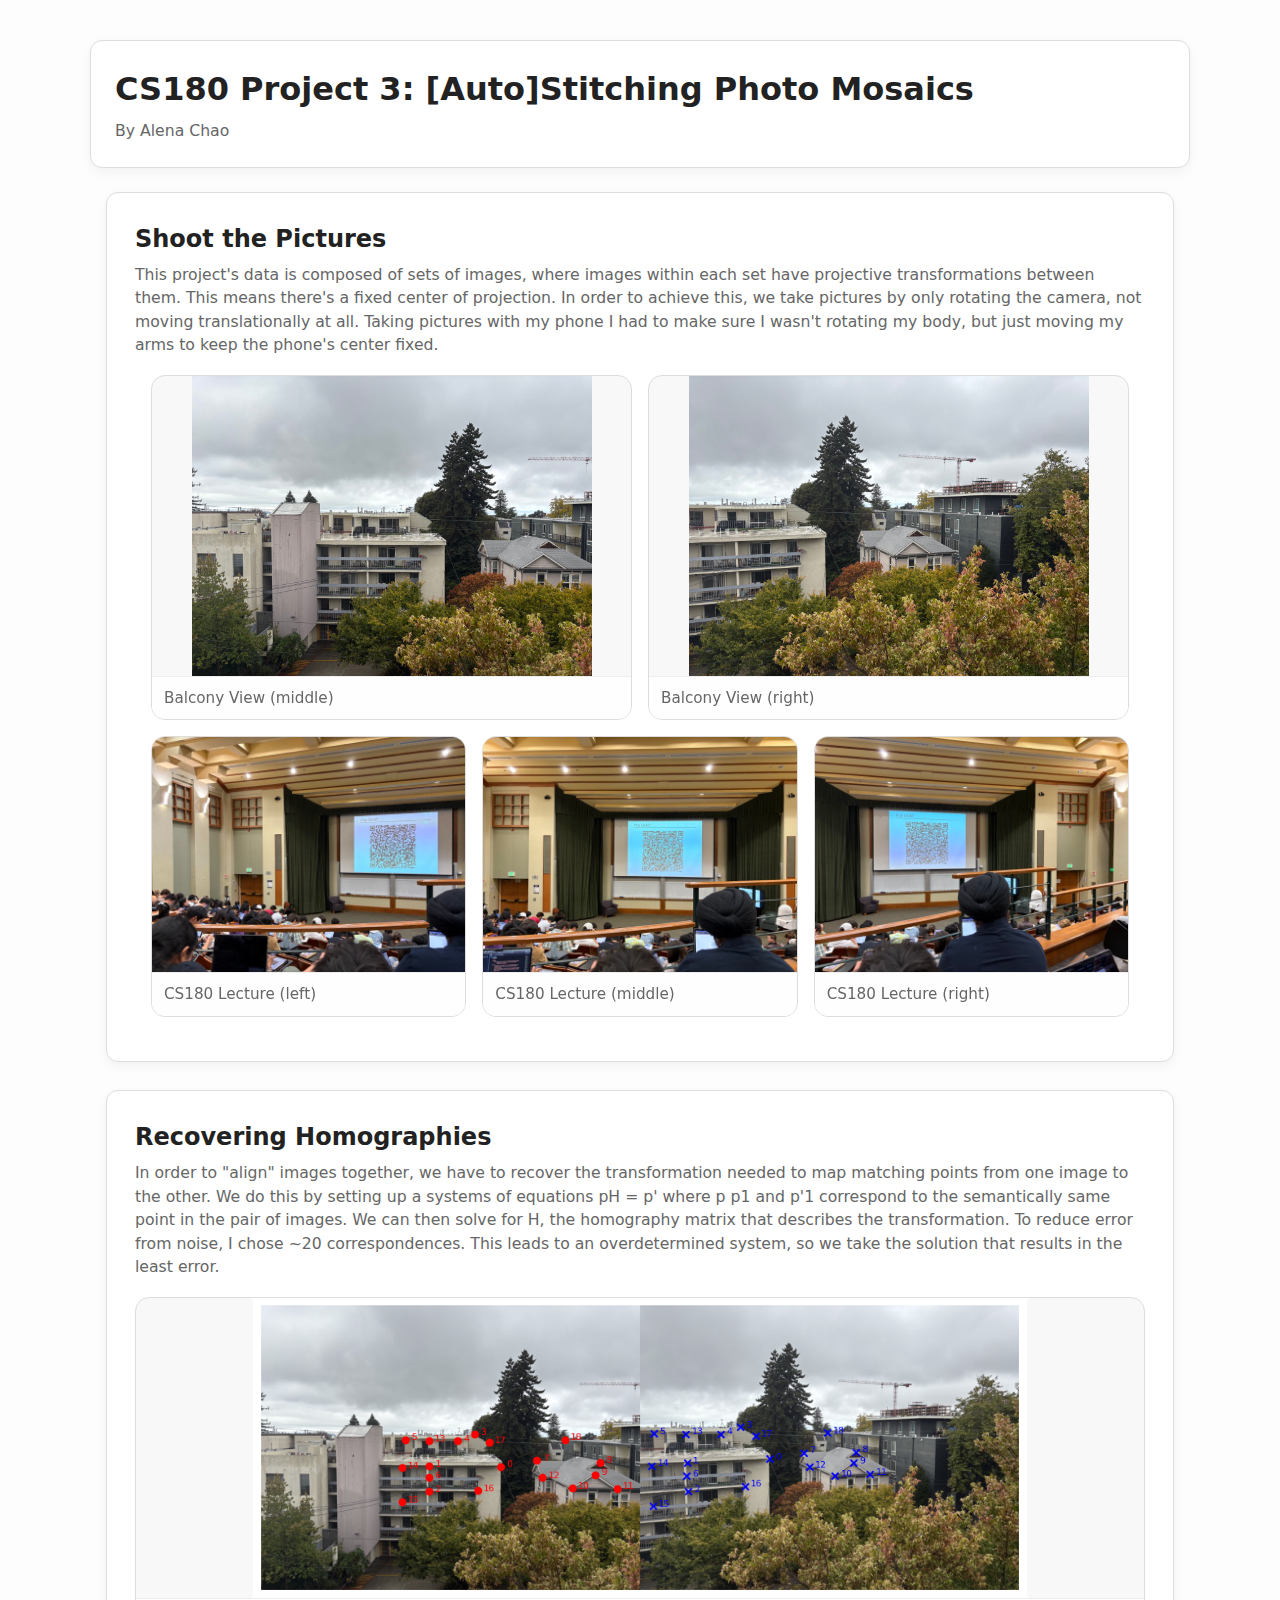
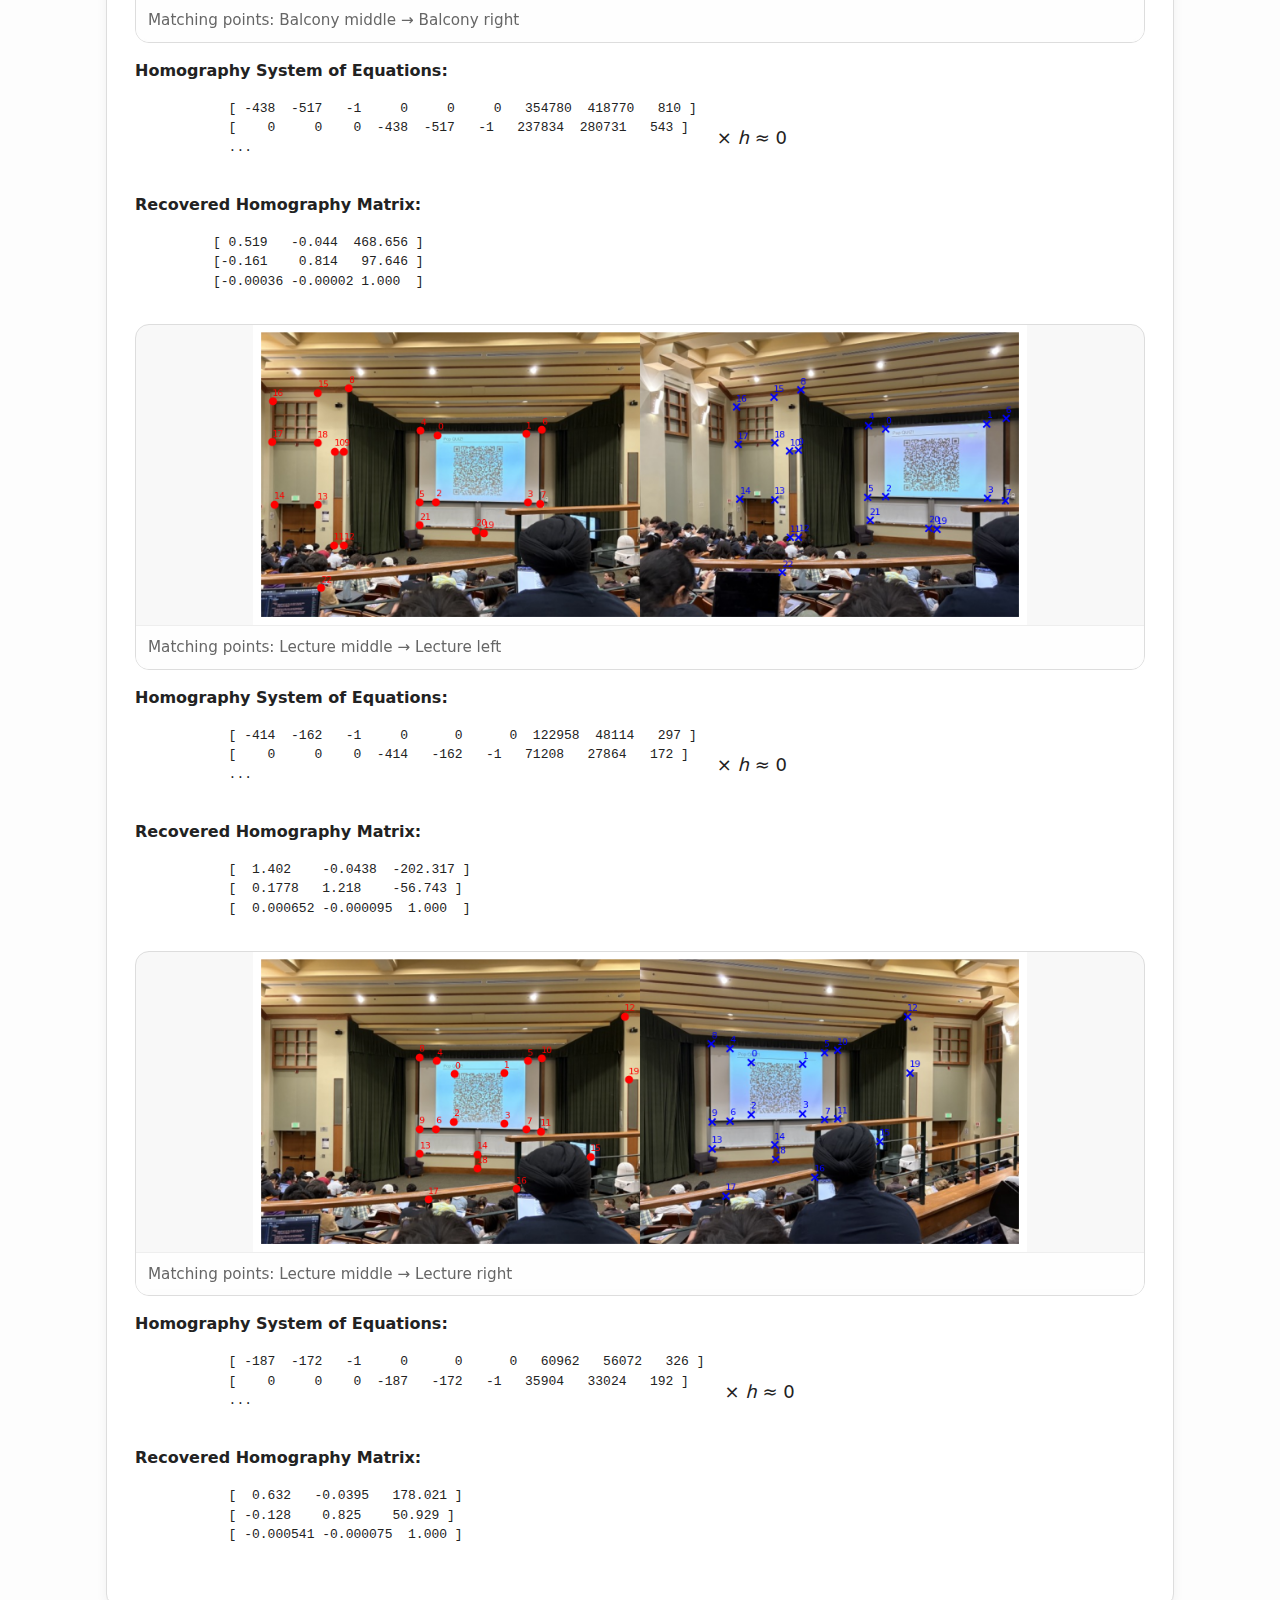
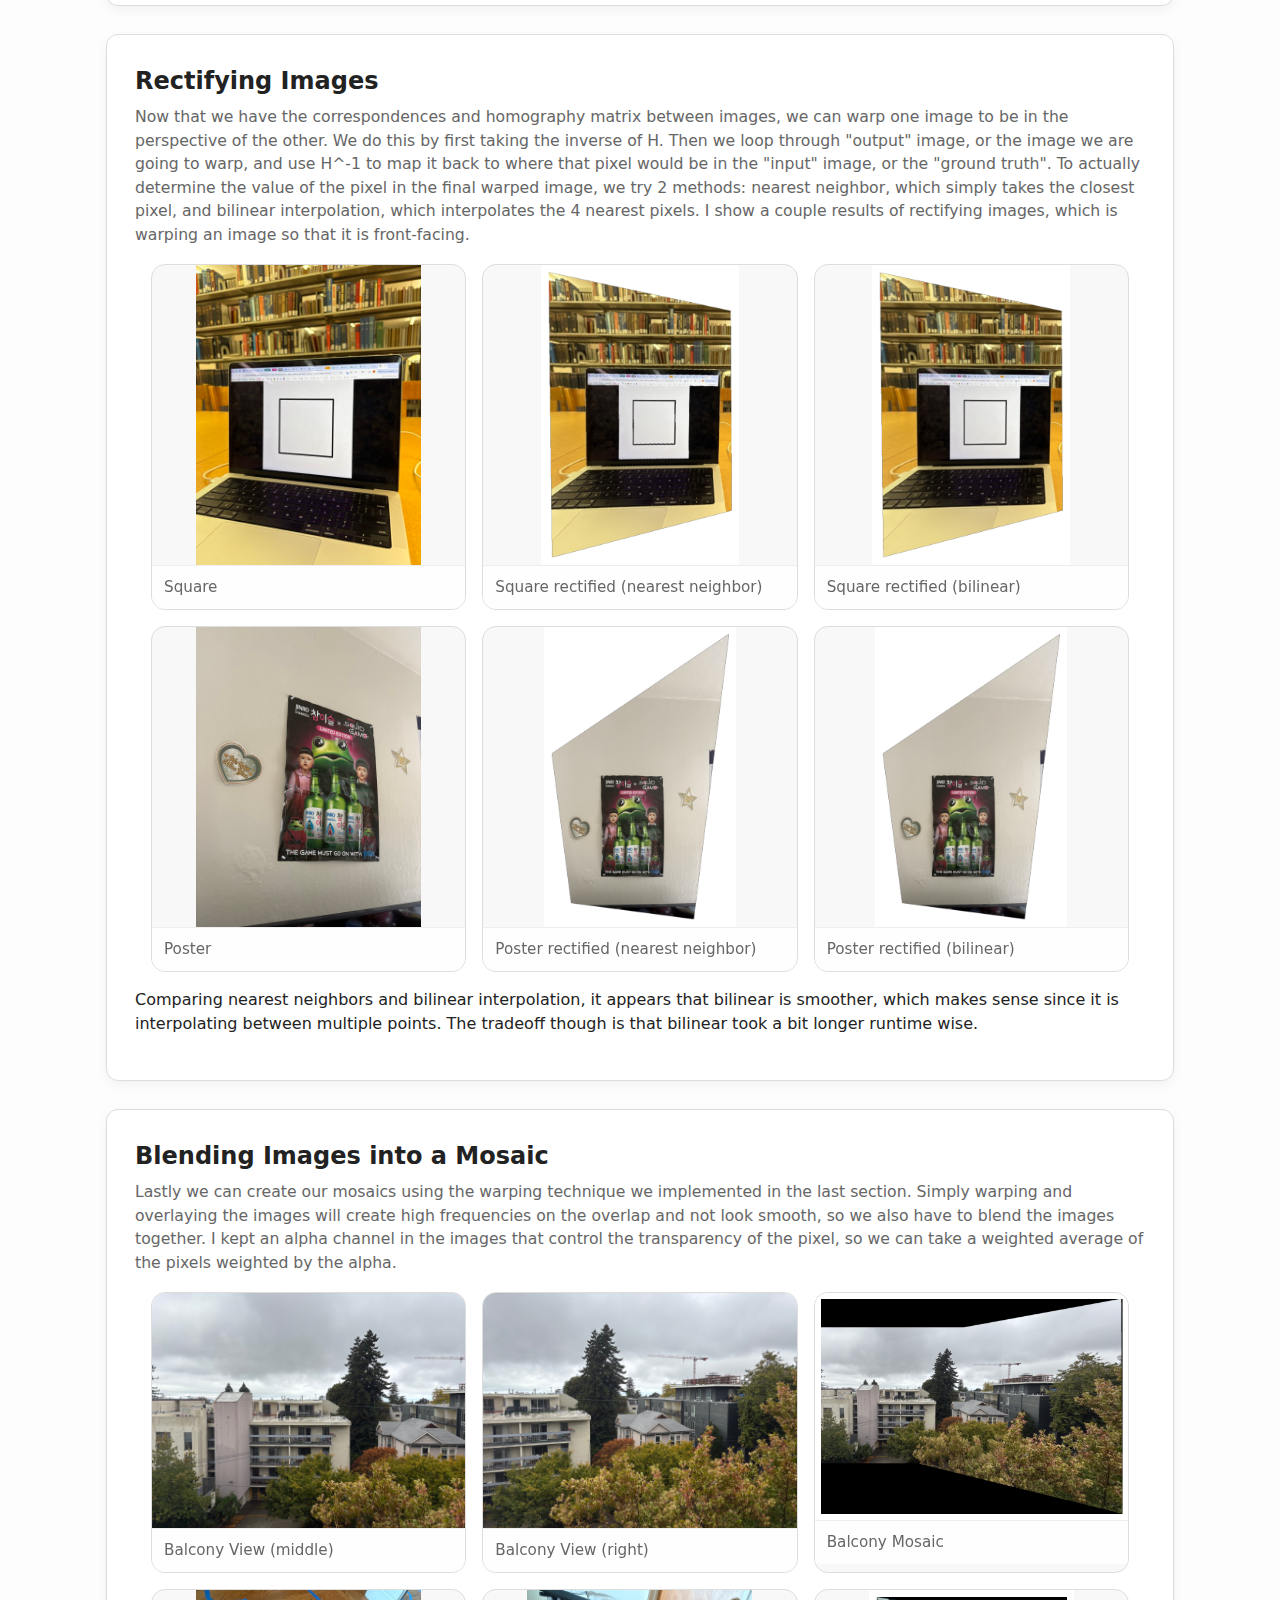
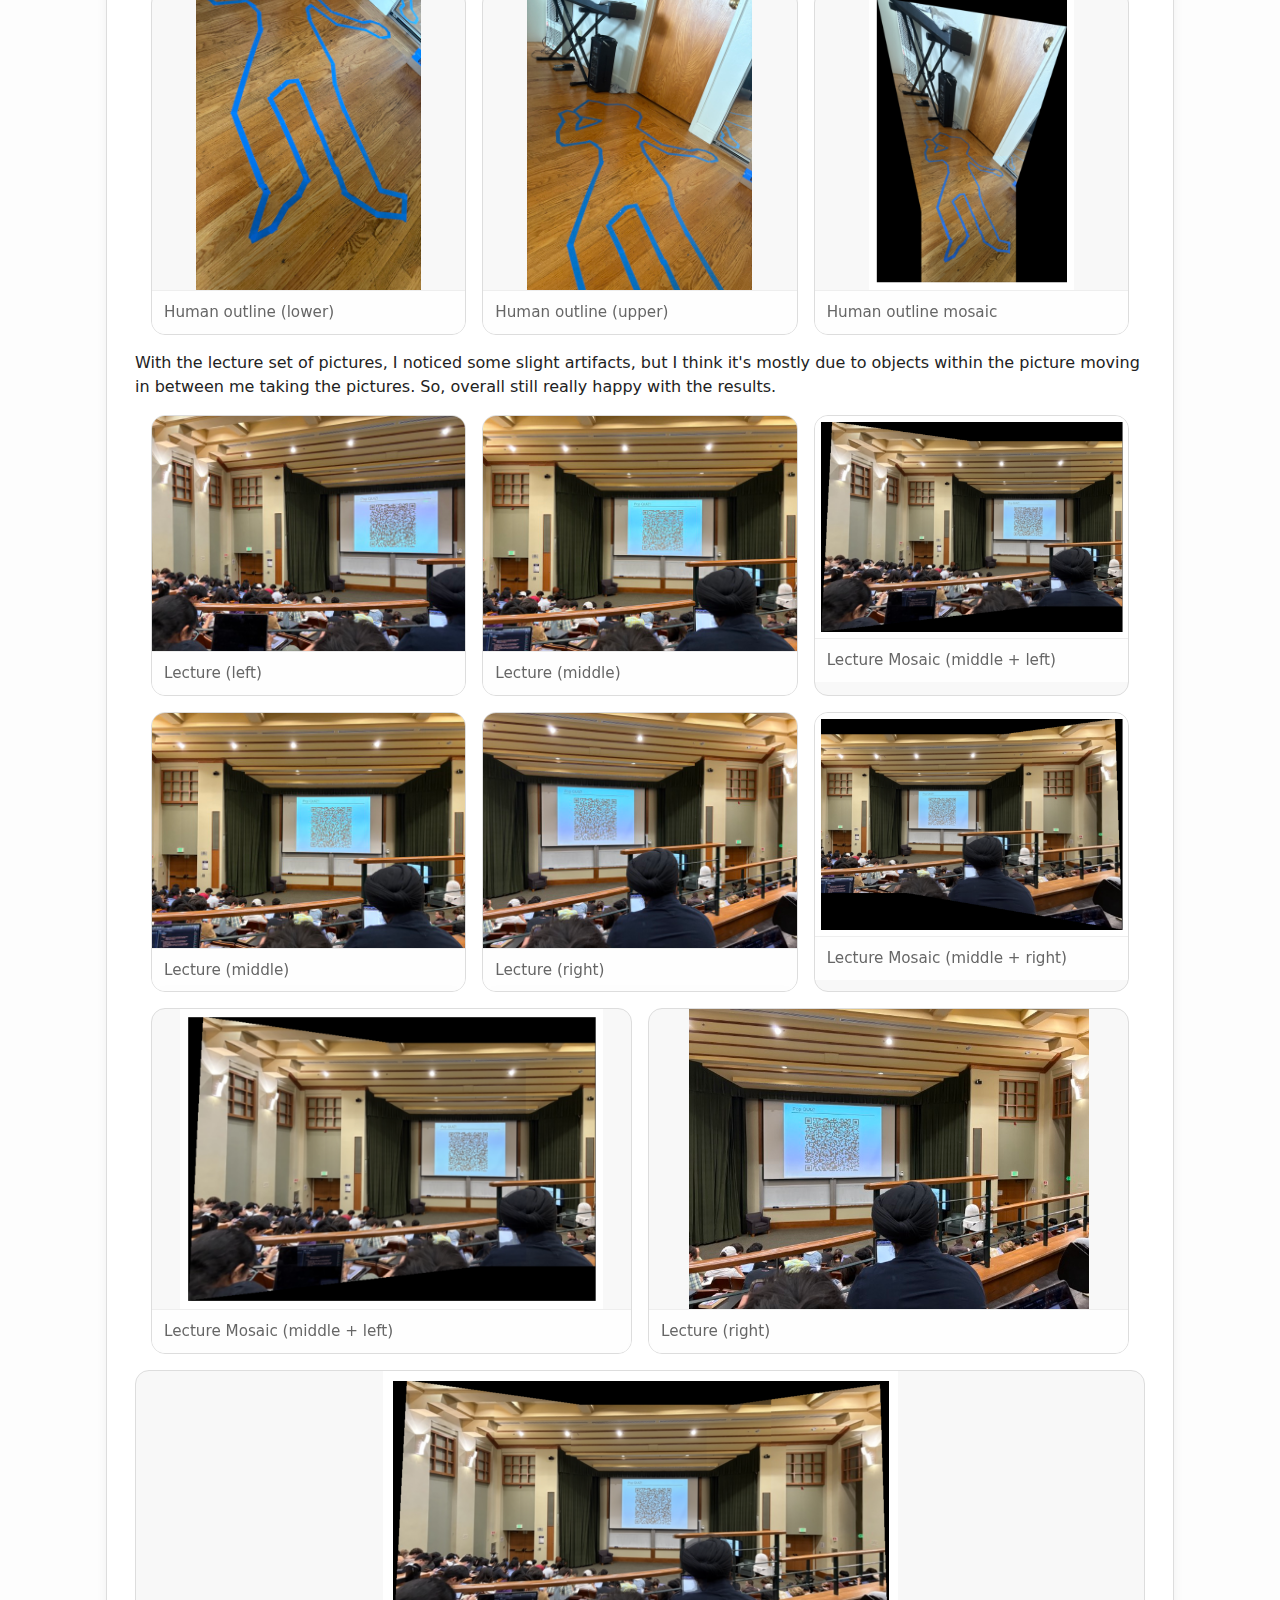
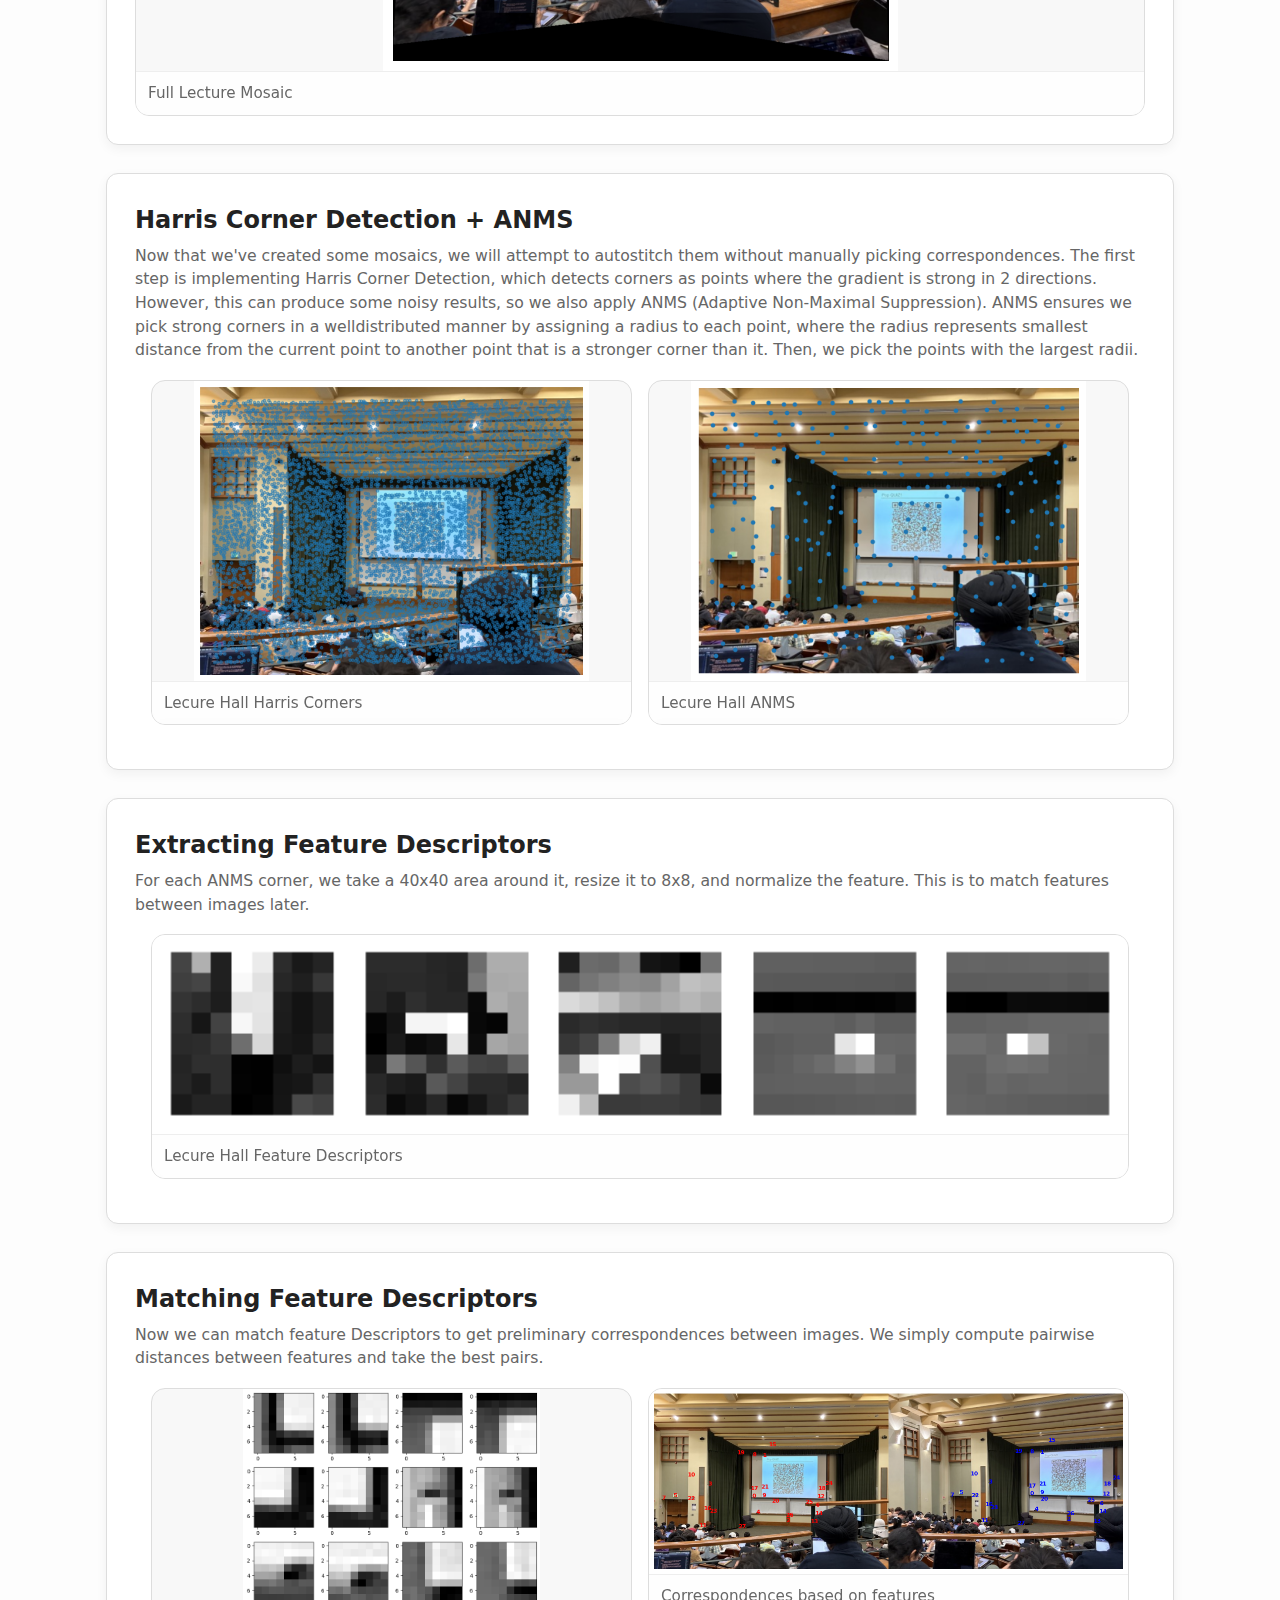
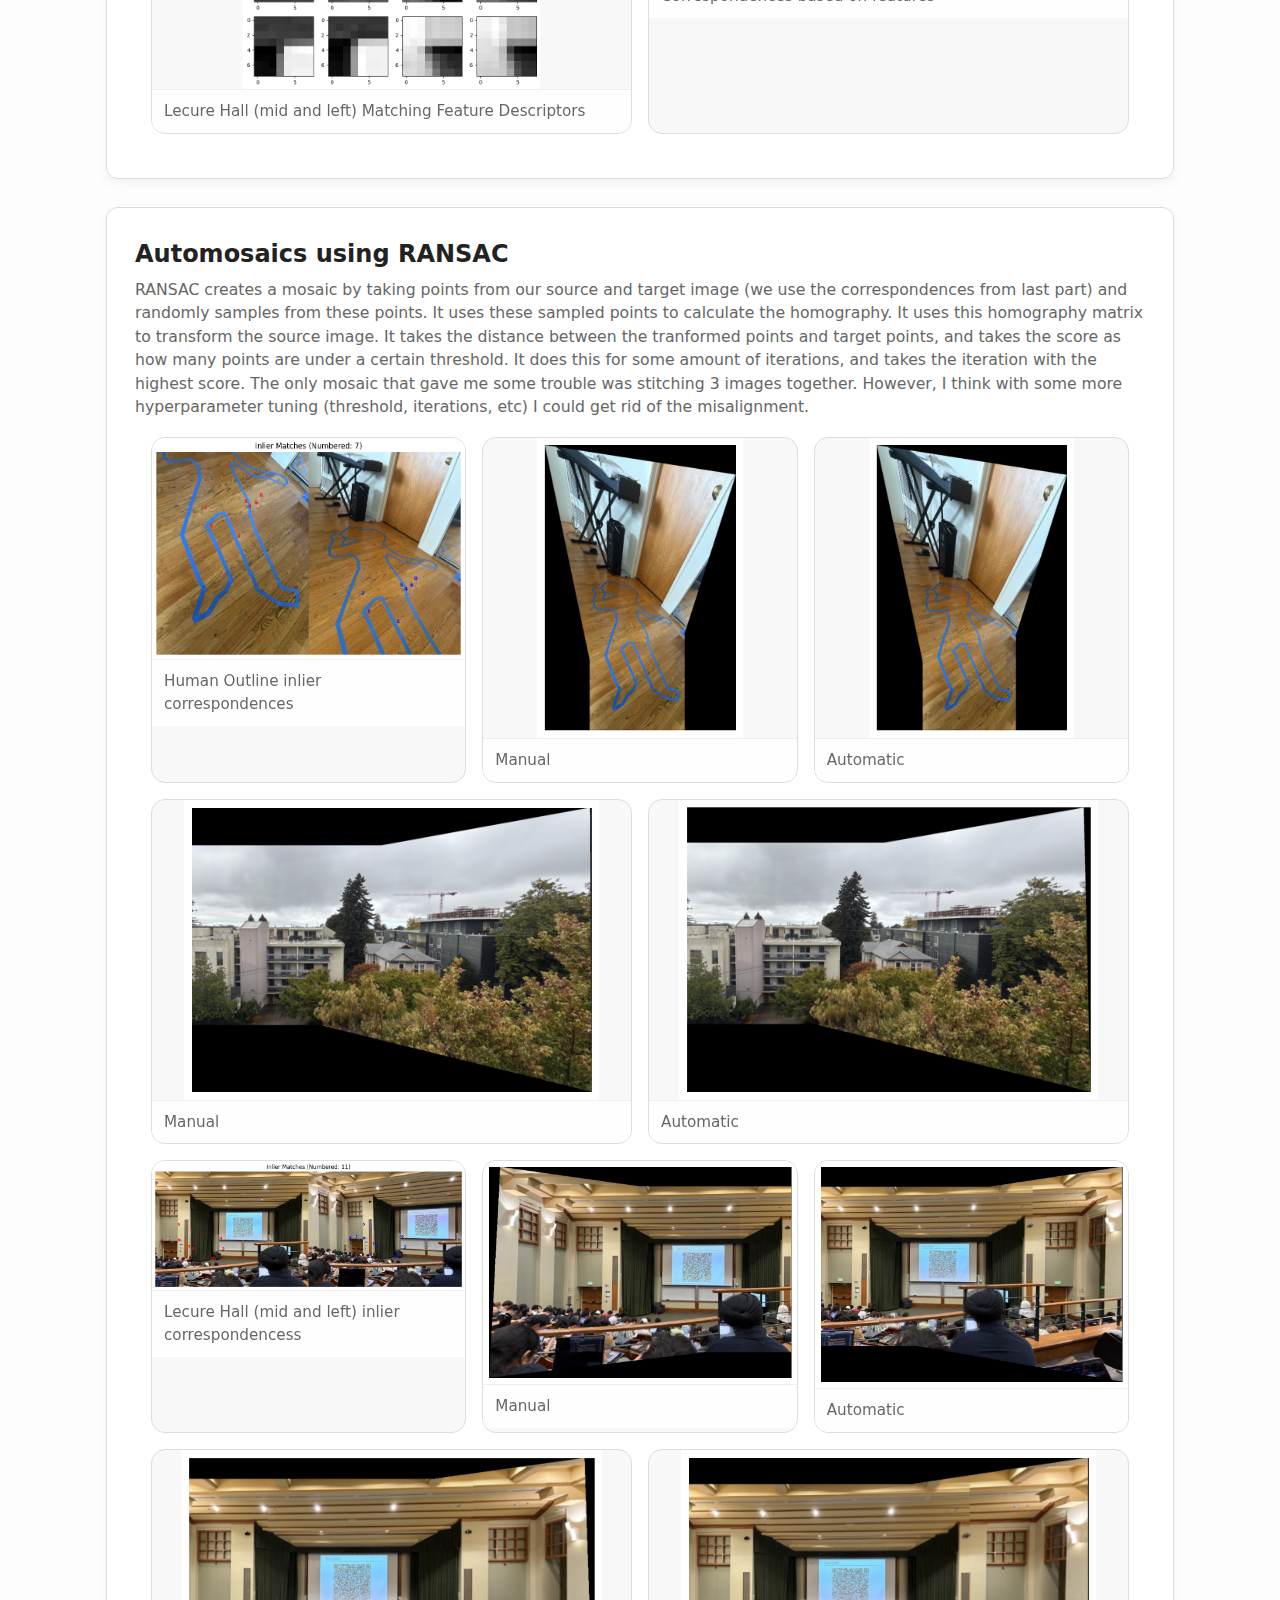
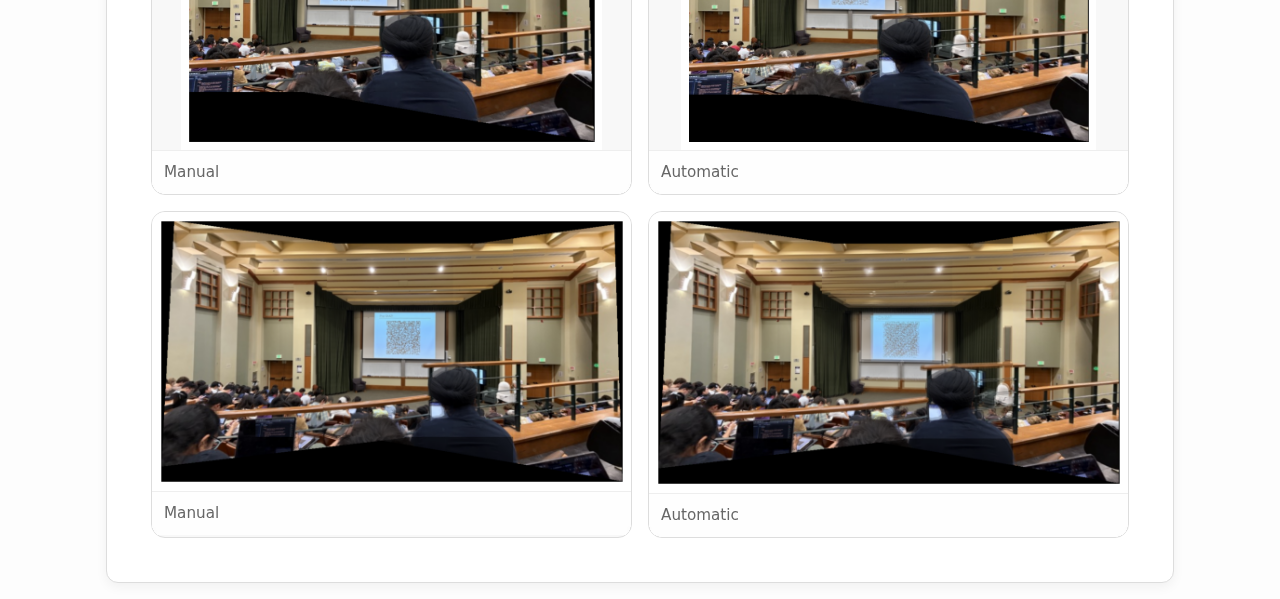
<file: proj-3/index.html>
<!DOCTYPE html>
<html lang="en">
<head>
  <meta charset="utf-8" />
  <meta name="viewport" content="width=device-width, initial-scale=1" />
  <title>CS180 Project 3</title>
  <link rel="stylesheet" href="styles.css" />
</head>
<body>
  <header>
    <h1>CS180 Project 3: [Auto]Stitching Photo Mosaics</h1>
    <p class="subtitle">By Alena Chao</p>
  </header>

  <main>
    <!-- PROJ 3A -->
    <section class="part">
      <h2>Shoot the Pictures</h2>
      <p class="desc">
        This project's data is composed of sets of images, where images within each set have projective 
        transformations between them. This means there's a fixed center of projection. In order to achieve this,
        we take pictures by only rotating the camera, not moving translationally at all. Taking pictures with my
        phone I had to make sure I wasn't rotating my body, but just moving my arms to keep the phone's 
        center fixed.
      </p>

      <div class="grid">
        <figure><img src="imgs/balcony_mid.jpeg" alt="Balcony middle view" /><figcaption>Balcony View (middle)</figcaption></figure>
        <figure><img src="imgs/balcony_right.jpeg" alt="Balcony right view" /><figcaption>Balcony View (right)</figcaption></figure>
      </div>

      <div class="grid">
        <figure><img src="imgs/lecture_left.jpeg" alt="Left lecture image" /><figcaption>CS180 Lecture (left)</figcaption></figure>
        <figure><img src="imgs/lecture_mid.jpeg" alt="Middle lecture image" /><figcaption>CS180 Lecture (middle)</figcaption></figure>
        <figure><img src="imgs/lecture_right.jpeg" alt="Right lecture image" /><figcaption>CS180 Lecture (right)</figcaption></figure>
      </div>
      
    </section>

    <section class="part">
      <h2>Recovering Homographies</h2>
      <p class="desc">
        In order to "align" images together, we have to recover the transformation needed to map matching points
        from one image to the other. We do this by setting up a systems of equations pH = p' where p p1 and p'1
        correspond to the semantically same point in the pair of images. We can then solve for H, the homography
        matrix that describes the transformation. To reduce error from noise, I chose ~20 correspondences. This 
        leads to an overdetermined system, so we take the solution that results in the least error.
      </p>

      <div>
        <figure><img src="imgs/balcony_mid_right_corr.png" alt="Matching points between balcony middle and right images" /><figcaption>Matching points: Balcony middle → Balcony right</figcaption></figure>
        <p><b>Homography System of Equations:</b></p>
        <div style="display: flex; align-items: center; gap: 20px;">
          <pre style="margin: 0;">
            [ -438  -517   -1     0     0     0   354780  418770   810 ]
            [    0     0    0  -438  -517   -1   237834  280731   543 ]
            ...
          </pre>

          <p style="margin: 0; font-size: 18px;">
            ×
            <i>h</i>
            &asymp;
            0
          </p>
        </div>
        <p><b>Recovered Homography Matrix:</b></p>
        <pre>
          [ 0.519   -0.044  468.656 ]
          [-0.161    0.814   97.646 ]
          [-0.00036 -0.00002 1.000  ]
        </pre>

      </div>

      <div>
        <figure><img src="imgs/lecture_mid_left_corr.png" alt="Matching points between lecture middle and left images" /><figcaption>Matching points: Lecture middle → Lecture left</figcaption></figure>
        <p><b>Homography System of Equations:</b></p>
        <div style="display: flex; align-items: center; gap: 20px;">
          <pre style="margin: 0;">
            [ -414  -162   -1     0      0      0  122958  48114   297 ]
            [    0     0    0  -414   -162   -1   71208   27864   172 ]
            ...
          </pre>

          <p style="margin: 0; font-size: 18px;">
            × <i>h</i> &asymp; 0
          </p>

        </div>

        <p><b>Recovered Homography Matrix:</b></p>
        <pre>
            [  1.402    -0.0438  -202.317 ]
            [  0.1778   1.218    -56.743 ]
            [  0.000652 -0.000095  1.000  ]
        </pre>
      </div>

      <div>
        <figure><img src="imgs/lecture_mid_right_corr.png" alt="Matching points between lecture middle and right images" /><figcaption>Matching points: Lecture middle → Lecture right</figcaption></figure>
        <p><b>Homography System of Equations:</b></p>
        <div style="display: flex; align-items: center; gap: 20px;">
          <pre style="margin: 0;">
            [ -187  -172   -1     0      0      0   60962   56072   326 ]
            [    0     0    0  -187   -172   -1   35904   33024   192 ]
            ...
          </pre>

          <p style="margin: 0; font-size: 18px;">
            × <i>h</i> &asymp; 0
          </p>

        </div>

        <p><b>Recovered Homography Matrix:</b></p>
        <pre>
            [  0.632   -0.0395   178.021 ]
            [ -0.128    0.825    50.929 ]
            [ -0.000541 -0.000075  1.000 ]
        </pre>
      </div>

    </section>

    <section class="part">
      <h2>Rectifying Images</h2>
      <p class="desc">
        Now that we have the correspondences and homography matrix between images, we can warp one image to be in 
        the perspective of the other. We do this by first taking the inverse of H. Then we loop through "output" image,
        or the image we are going to warp, and use H^-1 to map it back to where that pixel would be in the "input" image,
        or the "ground truth". To actually determine the value of the pixel in the final warped image, we try 2 methods:
        nearest neighbor, which simply takes the closest pixel, and bilinear interpolation, which interpolates the 4 
        nearest pixels. I show a couple results of rectifying images, which is warping an image so that it is front-facing.
      </p>
      <div class="grid">
        <figure><img src="imgs/square.jpeg" alt="square" /><figcaption>Square</figcaption></figure>
        <figure><img src="imgs/square_nn.png" alt="Square warped with nearest neighbor" /><figcaption>Square rectified (nearest neighbor)</figcaption></figure>
        <figure><img src="imgs/square_bi.png" alt="Square warped with bilinear interpolation" /><figcaption>Square rectified (bilinear)</figcaption></figure>
      </div>

      <div class="grid">
        <figure><img src="imgs/poster.jpeg" alt="Poster" /><figcaption>Poster</figcaption></figure>
        <figure><img src="imgs/poster_nn.png" alt="Poster warped with nearest neighbor" /><figcaption>Poster rectified (nearest neighbor)</figcaption></figure>
        <figure><img src="imgs/poster_bi.png" alt="Poster warped with bilinear interpolation" /><figcaption>Poster rectified (bilinear)</figcaption></figure>
      </div>
      <p>
        Comparing nearest neighbors and bilinear interpolation, it appears that bilinear is smoother, which makes sense
        since it is interpolating between multiple points. The tradeoff though  is that bilinear took a bit longer runtime wise.
      </p>
    </section>

    <section class="part">
      <h2>Blending Images into a Mosaic</h2>
      <p class="desc">
        Lastly we can create our mosaics using the warping technique we implemented in the last section. Simply warping
        and overlaying the images will create high frequencies on the overlap and not look smooth, so we also have to
        blend the images together. I kept an alpha channel in the images that control the transparency of the pixel,
        so we can take a weighted average of the pixels weighted by the alpha.
      </p>
      <div class="grid">
        <figure><img src="imgs/balcony_mid.jpeg" alt="Balcony middle view" /><figcaption>Balcony View (middle)</figcaption></figure>
        <figure><img src="imgs/balcony_right.jpeg" alt="Balcony right view" /><figcaption>Balcony View (right)</figcaption></figure>
        <figure><img src="imgs/balcony_mid_right.png" alt="Blended balcony middle and right images" /><figcaption>Balcony Mosaic</figcaption></figure>
      </div>
      <div class="grid">
        <figure><img src="imgs/alli_down.jpeg" alt="Human outline" /><figcaption>Human outline (lower)</figcaption></figure>
        <figure><img src="imgs/alli_up.jpeg" alt="Human outline" /><figcaption>Human outline (upper)</figcaption></figure>
        <figure><img src="imgs/alli_down_up.png" alt="Human outline" /><figcaption>Human outline mosaic</figcaption></figure>
      </div>
      <p>
        With the lecture set of pictures, I noticed some slight artifacts, but I think it's mostly due to objects
        within the picture moving in between me taking the pictures. So, overall still really happy with the results.
      </p>
      <div class="grid">
        <figure><img src="imgs/lecture_left.jpeg" alt="Lecture left image" /><figcaption>Lecture (left)</figcaption></figure>
        <figure><img src="imgs/lecture_mid.jpeg" alt="Lecture middle image" /><figcaption>Lecture (middle)</figcaption></figure>
        <figure><img src="imgs/lecture_mid_left.png" alt="Blended lecture middle and left images" /><figcaption>Lecture Mosaic (middle + left)</figcaption></figure>
      </div>
      <div class="grid">
        <figure><img src="imgs/lecture_mid.jpeg" alt="Lecture middle image" /><figcaption>Lecture (middle)</figcaption></figure>
        <figure><img src="imgs/lecture_right.jpeg" alt="Lecture right image" /><figcaption>Lecture (right)</figcaption></figure>
        <figure><img src="imgs/lecture_mid_right.png" alt="Blended lecture middle and right images" /><figcaption>Lecture Mosaic (middle + right)</figcaption></figure>
      </div>
      <div class="grid">
        <figure><img src="imgs/lecture_mid_left.png" alt="Blended lecture middle and left images" /><figcaption>Lecture Mosaic (middle + left)</figcaption></figure>
        <figure><img src="imgs/lecture_right.jpeg" alt="Lecture right image" /><figcaption>Lecture (right)</figcaption></figure>
      </div>
      <figure><img src="imgs/lecture_full.png" alt="Blended full lecture mosaic" /><figcaption>Full Lecture Mosaic</figcaption></figure>
    </section>

    <!-- PROJ 3B -->
    <section class="part">
      <h2>Harris Corner Detection + ANMS</h2>
      <p class="desc">
        Now that we've created some mosaics, we will attempt to autostitch them without manually picking correspondences. The first
        step is implementing Harris Corner Detection, which detects corners as points where the gradient is strong in 2 directions.
        However, this can produce some noisy results, so we also apply ANMS (Adaptive Non-Maximal Suppression). ANMS ensures we pick strong 
        corners in a welldistributed manner by assigning a radius to each point, where the radius represents smallest distance from the current
        point to another point that is a stronger corner than it. Then, we pick the points with the largest radii.
      </p>
      <div class="grid">
        <figure><img src="imgs/lecture_mid_harris.png" alt="Balcony middle view" /><figcaption>Lecure Hall Harris Corners</figcaption></figure>
        <figure><img src="imgs/lecture_mid_anms.png" alt="Balcony right view" /><figcaption>Lecure Hall ANMS</figcaption></figure>
      </div>
    </section>

    <section class="part">
      <h2>Extracting Feature Descriptors</h2>
      <p class="desc">
        For each ANMS corner, we take a 40x40 area around it, resize it to 8x8, and normalize the feature. This is to match 
        features between images later.
      </p>
      <div class="grid">
        <figure><img src="imgs/lecture_mid_feats.png" alt="Balcony middle view" /><figcaption>Lecure Hall Feature Descriptors</figcaption></figure>
      </div>
    </section>

    <section class="part">
      <h2>Matching Feature Descriptors</h2>
      <p class="desc">
        Now we can match feature Descriptors to get preliminary correspondences between images. We simply compute pairwise distances
        between features and take the best pairs.
      </p>
      <div class="grid">
        <figure><img src="imgs/lecture_mid_left_feats.png" alt="Balcony middle view" /><figcaption>Lecure Hall (mid and left) Matching Feature Descriptors</figcaption></figure>
        <figure><img src="imgs/lecture_mid_left_corr_auto.png" alt="Balcony middle view" /><figcaption>Correspondences based on features</figcaption></figure>
      </div>
    </section>

    <section class="part">
      <h2>Automosaics using RANSAC</h2>
      <p class="desc">
        RANSAC creates a mosaic by taking points from our source and target image (we use the correspondences from last part) and randomly
        samples from these points. It uses these sampled points to calculate the homography. It uses this homography matrix to transform the
        source image. It takes the distance between the tranformed points and target points, and takes the score as how many points are 
        under a certain threshold. It does this for some amount of iterations, and takes the iteration with the highest score.

        The only mosaic that gave me some trouble was stitching 3 images together. However, I think with some more hyperparameter tuning 
        (threshold, iterations, etc) I could get rid of the misalignment.
      </p>
      <div class="grid">
        <figure><img src="imgs/alli_down_up_corr.png" alt="Balcony middle view" /><figcaption>Human Outline inlier correspondences</figcaption></figure>
        <figure><img src="imgs/alli_down_up.png" alt="Balcony middle view" /><figcaption>Manual</figcaption></figure>
        <figure><img src="imgs/alli_down_up_auto.png" alt="Balcony middle view" /><figcaption>Automatic</figcaption></figure>
      </div>

      <div class="grid">
        <figure><img src="imgs/balcony_mid_right.png" alt="Balcony middle view" /><figcaption>Manual</figcaption></figure>
        <figure><img src="imgs/balcony_mid_right_auto.png" alt="Balcony middle view" /><figcaption>Automatic</figcaption></figure>
      </div>

      <div class="grid">
        <figure><img src="imgs/lecture_mid_left_ransac_corr.png" alt="Balcony middle view" /><figcaption>Lecure Hall (mid and left) inlier correspondencess</figcaption></figure>
        <figure><img src="imgs/lecture_mid_left.png" alt="Balcony middle view" /><figcaption>Manual</figcaption></figure>
        <figure><img src="imgs/lecture_mid_left_auto.png" alt="Balcony middle view" /><figcaption>Automatic</figcaption></figure>
      </div>

      <div class="grid">
        <figure><img src="imgs/lecture_mid_right.png" alt="Balcony middle view" /><figcaption>Manual</figcaption></figure>
        <figure><img src="imgs/lecture_mid_right_auto.png" alt="Balcony middle view" /><figcaption>Automatic</figcaption></figure>
      </div>

      <div class="grid">
        <figure><img src="imgs/lecture_full.png" alt="Balcony middle view" /><figcaption>Manual</figcaption></figure>
        <figure><img src="imgs/lecture_full_auto.png" alt="Balcony middle view" /><figcaption>Automatic</figcaption></figure>
      </div>
    </section>


  </main>
</body>
</html>
</file>
<file: proj-0/styles.css>
:root {
  --bg: #fdfdfd;
  --panel: #ffffff;
  --ink: #222;
  --subtle: #666;
  --accent: #3366cc;
  --radius: 12px;
  --gap: 16px;
  --maxw: 1100px;
}

* { box-sizing: border-box; }
html, body { height: 100%; }

body {
  margin: 0;
  font-family: ui-sans-serif, system-ui, -apple-system, "Segoe UI", Roboto, Arial;
  background: var(--bg);
  color: var(--ink);
  line-height: 1.5;
}

header {
  max-width: var(--maxw);
  margin: 40px auto 24px;
  padding: 24px;
  background: var(--panel);
  border: 1px solid #ddd;
  border-radius: var(--radius);
  box-shadow: 0 4px 12px rgba(0,0,0,0.05);
}

h1 {
  margin: 0 0 6px;
  font-size: clamp(1.4rem, 2.5vw, 2rem);
}

.subtitle {
  color: var(--subtle);
  margin: 0;
  font-size: .98rem;
}

main {
  max-width: var(--maxw);
  margin: 0 auto 80px;
  padding: 0 16px 16px;
  display: grid;
  gap: 28px;
}

section.part {
  background: var(--panel);
  border: 1px solid #ddd;
  border-radius: var(--radius);
  padding: clamp(16px, 2.5vw, 28px);
  box-shadow: 0 4px 12px rgba(0,0,0,0.05);
}

.part h2 {
  margin: 0 0 6px;
  font-size: clamp(1.2rem, 2vw, 1.5rem);
}

.part .desc {
  margin: 0 0 18px;
  color: var(--subtle);
  font-size: .98rem;
}

.pair {
  display: grid;
  gap: var(--gap);
}
@media (min-width: 780px) {
  .pair { grid-template-columns: 1fr 1fr; }
}

figure {
  margin: 0;
  border: 1px solid #ddd;
  border-radius: 14px;
  overflow: hidden;
  background: #f8f8f8;
}

figure img {
  display: block;
  height: auto;
  max-height: 70vh;
  object-fit: cover;
  aspect-ratio: 4/5;
}

figcaption {
  padding: 10px 12px;
  font-size: .95rem;
  color: var(--subtle);
  border-top: 1px solid #eee;
  background: rgba(255,255,255,0.8);
  backdrop-filter: blur(4px);
}

.gif-wrap { display: grid; gap: var(--gap); }
.gif-note { margin: 0; color: var(--subtle); font-size: .95rem; }

.gif-box {
  display: grid;
  place-items: center;
  background: #f8f8f8;
  border: 1px solid #ddd;
  border-radius: 14px;
  overflow: hidden;
  padding: 10px;
}

.gif-box img {
  max-width: 920px;
  height: auto;
  max-height: 70vh;
  display: block;
}

@media print {
  body { background: #fff; color: #000; }
  header, section.part { box-shadow: none; border-color: #ccc; }
  figcaption, .subtitle, .desc, .gif-note { color: #333 !important; }
}
</file>
<file: proj-1/styles.css>
:root {
  --bg: #fdfdfd;
  --panel: #ffffff;
  --ink: #222;
  --subtle: #666;
  --accent: #3366cc;
  --radius: 12px;
  --gap: 16px;
  --maxw: 1100px;
}

* { box-sizing: border-box; }
html, body { height: 100%; }

body {
  margin: 0;
  font-family: ui-sans-serif, system-ui, -apple-system, "Segoe UI", Roboto, Arial;
  background: var(--bg);
  color: var(--ink);
  line-height: 1.5;
}

header {
  max-width: var(--maxw);
  margin: 40px auto 24px;
  padding: 24px;
  background: var(--panel);
  border: 1px solid #ddd;
  border-radius: var(--radius);
  box-shadow: 0 4px 12px rgba(0,0,0,0.05);
}

h1 {
  margin: 0 0 6px;
  font-size: clamp(1.4rem, 2.5vw, 2rem);
}

.subtitle {
  color: var(--subtle);
  margin: 0;
  font-size: .98rem;
}

main {
  max-width: var(--maxw);
  margin: 0 auto 80px;
  padding: 0 16px 16px;
  display: grid;
  gap: 28px;
}

section.part {
  background: var(--panel);
  border: 1px solid #ddd;
  border-radius: var(--radius);
  padding: clamp(16px, 2.5vw, 28px);
  box-shadow: 0 4px 12px rgba(0,0,0,0.05);
}

.part h2 {
  margin: 0 0 6px;
  font-size: clamp(1.2rem, 2vw, 1.5rem);
}

.part .desc {
  margin: 0 0 18px;
  color: var(--subtle);
  font-size: .98rem;
}

/* Grid for images */
.grid {
  display: grid;
  gap: var(--gap);
}

@media (min-width: 780px) {
  .grid {
    grid-template-columns: repeat(auto-fit, minmax(220px, 1fr));
  }
}

figure {
  margin: 0;
  border: 1px solid #ddd;
  border-radius: 14px;
  overflow: hidden;
  background: #f8f8f8;
}

figure img {
  display: block;
  width: 100%;
  aspect-ratio: 1 / 1;  /* makes images square */
  object-fit: cover;
}

figcaption {
  padding: 10px 12px;
  font-size: .95rem;
  color: var(--subtle);
  border-top: 1px solid #eee;
  background: rgba(255,255,255,0.8);
  backdrop-filter: blur(4px);
}

.align-table {
  width: 100%;
  border-collapse: collapse;
  margin-top: 20px;
  font-size: 0.95rem;
}

.align-table th,
.align-table td {
  border: 1px solid #ddd;
  padding: 8px 10px;
  text-align: center;
}

.align-table th {
  background: #f2f2f2;
  font-weight: 600;
  color: var(--ink);
}

.align-table tr:nth-child(even) {
  background: #fafafa;
}

.align-table td:first-child {
  font-weight: 500;
  text-align: left;
}

@media print {
  body { background: #fff; color: #000; }
  header, section.part { box-shadow: none; border-color: #ccc; }
  figcaption, .subtitle, .desc { color: #333 !important; }
}
</file>
<file: proj-2/styles.css>
:root {
  --bg: #fdfdfd;
  --panel: #ffffff;
  --ink: #222;
  --subtle: #666;
  --accent: #3366cc;
  --radius: 12px;
  --gap: 16px;
  --maxw: 1100px;
}

* { box-sizing: border-box; }
html, body { height: 100%; }

body {
  margin: 0;
  font-family: ui-sans-serif, system-ui, -apple-system, "Segoe UI", Roboto, Arial;
  background: var(--bg);
  color: var(--ink);
  line-height: 1.5;
}

header {
  max-width: var(--maxw);
  margin: 40px auto 24px;
  padding: 24px;
  background: var(--panel);
  border: 1px solid #ddd;
  border-radius: var(--radius);
  box-shadow: 0 4px 12px rgba(0,0,0,0.05);
}

h1 {
  margin: 0 0 6px;
  font-size: clamp(1.4rem, 2.5vw, 2rem);
}

.subtitle {
  color: var(--subtle);
  margin: 0;
  font-size: .98rem;
}

main {
  max-width: var(--maxw);
  margin: 0 auto 80px;
  padding: 0 16px 16px;
  display: grid;
  gap: 28px;
}

section.part {
  background: var(--panel);
  border: 1px solid #ddd;
  border-radius: var(--radius);
  padding: clamp(16px, 2.5vw, 28px);
  box-shadow: 0 4px 12px rgba(0,0,0,0.05);
}

.part h2 {
  margin: 0 0 6px;
  font-size: clamp(1.2rem, 2vw, 1.5rem);
}

.part .desc {
  margin: 0 0 18px;
  color: var(--subtle);
  font-size: .98rem;
}

/* Grid for images */
.grid {
  display: grid;
  gap: var(--gap);
  margin: 1rem;
}

@media (min-width: 780px) {
  .grid {
    grid-template-columns: repeat(auto-fit, minmax(220px, 1fr));
  }
}

figure {
  margin: 0;
  border: 1px solid #ddd;
  border-radius: 14px;
  overflow: hidden;
  background: #f8f8f8;
}

figure img {
  display: block;
  width: 100%;
  max-height: 300px;
  object-fit: contain;
}

figcaption {
  padding: 10px 12px;
  font-size: .95rem;
  color: var(--subtle);
  border-top: 1px solid #eee;
  background: rgba(255,255,255,0.8);
  backdrop-filter: blur(4px);
}

.align-table {
  width: 100%;
  border-collapse: collapse;
  margin-top: 20px;
  font-size: 0.95rem;
}

.align-table th,
.align-table td {
  border: 1px solid #ddd;
  padding: 8px 10px;
  text-align: center;
}

.align-table th {
  background: #f2f2f2;
  font-weight: 600;
  color: var(--ink);
}

.align-table tr:nth-child(even) {
  background: #fafafa;
}

.align-table td:first-child {
  font-weight: 500;
  text-align: left;
}

.align-table img {
  max-width: 250px;   /* or whatever size works for you */
  max-height: 300px;
  object-fit: contain; /* keeps aspect ratio without cropping */
  display: block;
  margin: 0 auto;      /* center the images in the cell */
}

@media print {
  body { background: #fff; color: #000; }
  header, section.part { box-shadow: none; border-color: #ccc; }
  figcaption, .subtitle, .desc { color: #333 !important; }
}
</file>
<file: proj-3/styles.css>
:root {
  --bg: #fdfdfd;
  --panel: #ffffff;
  --ink: #222;
  --subtle: #666;
  --accent: #3366cc;
  --radius: 12px;
  --gap: 16px;
  --maxw: 1100px;
}

* { box-sizing: border-box; }
html, body { height: 100%; }

body {
  margin: 0;
  font-family: ui-sans-serif, system-ui, -apple-system, "Segoe UI", Roboto, Arial;
  background: var(--bg);
  color: var(--ink);
  line-height: 1.5;
}

header {
  max-width: var(--maxw);
  margin: 40px auto 24px;
  padding: 24px;
  background: var(--panel);
  border: 1px solid #ddd;
  border-radius: var(--radius);
  box-shadow: 0 4px 12px rgba(0,0,0,0.05);
}

h1 {
  margin: 0 0 6px;
  font-size: clamp(1.4rem, 2.5vw, 2rem);
}

.subtitle {
  color: var(--subtle);
  margin: 0;
  font-size: .98rem;
}

main {
  max-width: var(--maxw);
  margin: 0 auto 80px;
  padding: 0 16px 16px;
  display: grid;
  gap: 28px;
}

section.part {
  background: var(--panel);
  border: 1px solid #ddd;
  border-radius: var(--radius);
  padding: clamp(16px, 2.5vw, 28px);
  box-shadow: 0 4px 12px rgba(0,0,0,0.05);
}

.part h2 {
  margin: 0 0 6px;
  font-size: clamp(1.2rem, 2vw, 1.5rem);
}

.part .desc {
  margin: 0 0 18px;
  color: var(--subtle);
  font-size: .98rem;
}

/* Grid for images */
.grid {
  display: grid;
  gap: var(--gap);
  margin: 1rem;
}

@media (min-width: 780px) {
  .grid {
    grid-template-columns: repeat(auto-fit, minmax(220px, 1fr));
  }
}

figure {
  margin: 0;
  border: 1px solid #ddd;
  border-radius: 14px;
  overflow: hidden;
  background: #f8f8f8;
}

figure img {
  display: block;
  width: 100%;
  max-height: 300px;
  object-fit: contain;
}

figcaption {
  padding: 10px 12px;
  font-size: .95rem;
  color: var(--subtle);
  border-top: 1px solid #eee;
  background: rgba(255,255,255,0.8);
  backdrop-filter: blur(4px);
}

.align-table {
  width: 100%;
  border-collapse: collapse;
  margin-top: 20px;
  font-size: 0.95rem;
}

.align-table th,
.align-table td {
  border: 1px solid #ddd;
  padding: 8px 10px;
  text-align: center;
}

.align-table th {
  background: #f2f2f2;
  font-weight: 600;
  color: var(--ink);
}

.align-table tr:nth-child(even) {
  background: #fafafa;
}

.align-table td:first-child {
  font-weight: 500;
  text-align: left;
}

.align-table img {
  max-width: 250px;   /* or whatever size works for you */
  max-height: 300px;
  object-fit: contain; /* keeps aspect ratio without cropping */
  display: block;
  margin: 0 auto;      /* center the images in the cell */
}

@media print {
  body { background: #fff; color: #000; }
  header, section.part { box-shadow: none; border-color: #ccc; }
  figcaption, .subtitle, .desc { color: #333 !important; }
}
</file>
